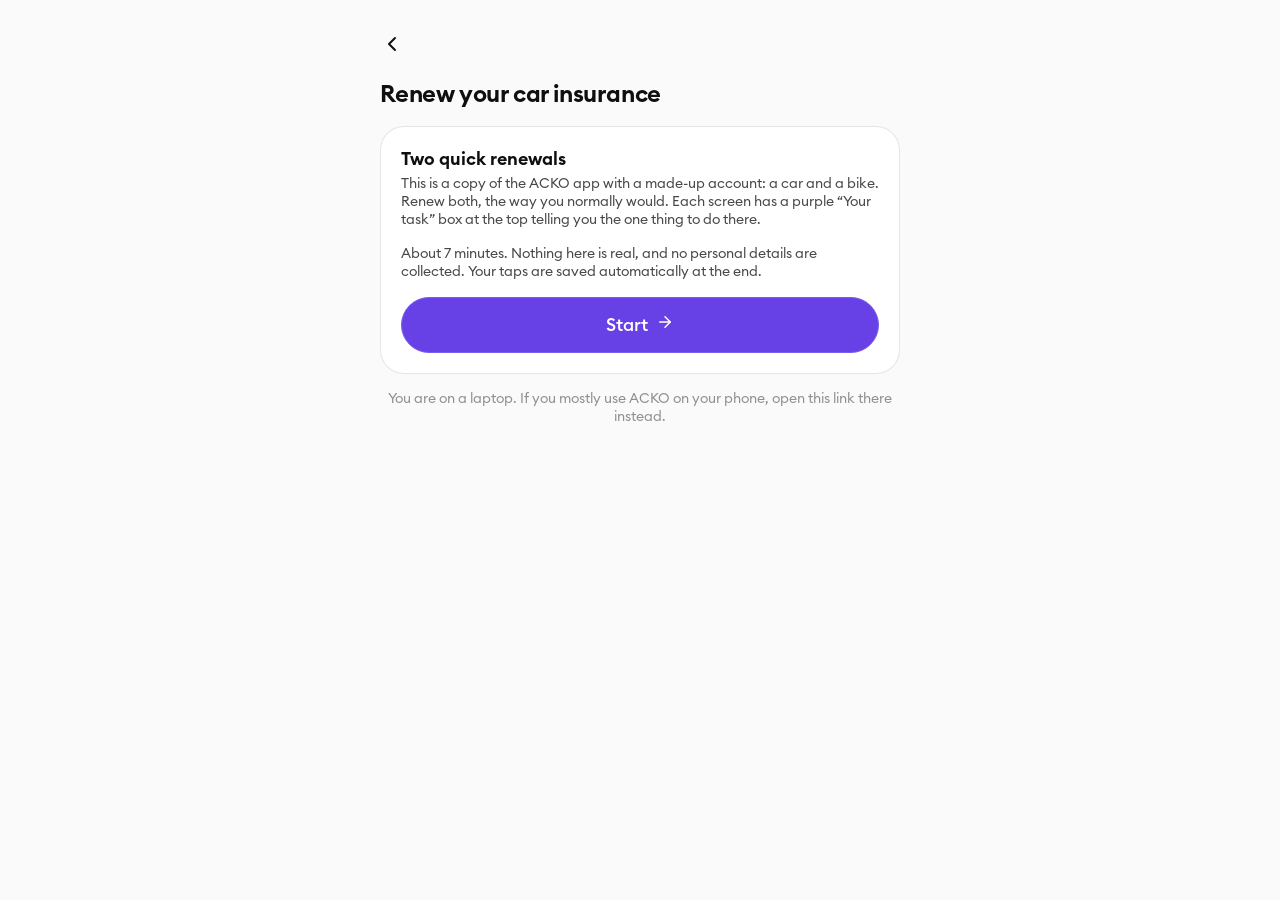
<file: index.html>
<!doctype html>
<html lang="en">
<head>
<meta charset="utf-8">
<meta name="viewport" content="width=device-width, initial-scale=1, maximum-scale=1, viewport-fit=cover">
<meta name="robots" content="noindex">
<title>ACKO app study</title>
<link rel="stylesheet" href="fonts.css">
<style>
  /* Umbrella DS 2.0 semantic tokens (light), taken from @acko/tokens theme.css.
     Single theme on purpose: every participant must see the identical stimulus. */
  :root {
    color-scheme: light;
    --textPrimary: #0f0f10;
    --textSecondary: #474649;
    --textTertiary: #8f8e92;
    --textDisabled: #cccbcd;
    --textBrand: #6841e6;
    --textLink: #2563eb;
    --textStaticLight: #ffffff;
    --brandPrimary: #6841e6;
    --brandHover: #5a1fd4;
    --brandHighlight: #795dee;
    --brandRing: #c1bdfc;
    --brandSubtle: #eae0fe;
    --surfaceBasePrimary: #fafafa;
    --surfaceFillDefault: #ffffff;
    --surfaceFillSubtle: #efeff0;
    --surfaceFillHover: rgba(0,0,0,0.05);
    --borderSoft: rgba(0,0,0,0.05);
    --borderMedium: rgba(0,0,0,0.1);
    --borderFocus: rgba(104,65,230,0.3);
    --statusSuccessSubtle: #dcfce7;
    --statusSuccessText: #15803d;
    --statusWarningSubtle: #ffe5cc;
    --statusWarningText: #b65c0c;
    --statusInfoSubtle: #eae0fe;
    --statusInfoText: #5a1fd4;
    --radiusSm: 4px; --radiusMd: 6px; --radiusLg: 8px; --radius2xl: 12px; --radius5xl: 24px; --radiusFull: 9999px;
    --easeOutCubic: cubic-bezier(0.33, 1, 0.68, 1);
    --font: 'Euclid Circular B', -apple-system, BlinkMacSystemFont, 'Segoe UI', Roboto, sans-serif;
    --page-w: 520px;
  }
  * { box-sizing: border-box; }
  html, body { height: 100%; }
  body { margin: 0; background: var(--surfaceBasePrimary); color: var(--textPrimary); font-family: var(--font); font-size: 16px; line-height: 22px; -webkit-font-smoothing: antialiased; }
  button, input { font: inherit; color: inherit; }
  button { cursor: pointer; -webkit-tap-highlight-color: transparent; }
  p, h1, h2, h3 { margin: 0; }
  :focus-visible { outline: 2px solid var(--borderFocus); outline-offset: 2px; }

  /* @acko/typography scales */
  .t-2xl { font-size: 24px; line-height: 30px; font-weight: 700; letter-spacing: -0.2px; text-wrap: balance; }
  .t-lg { font-size: 18px; line-height: 24px; }
  .t-base { font-size: 16px; line-height: 20px; }
  .t-sm { font-size: 14px; line-height: 18px; }
  .t-xs { font-size: 12px; line-height: 16px; }
  .bold { font-weight: 700; } .medium { font-weight: 500; }
  .sec { color: var(--textSecondary); } .ter { color: var(--textTertiary); } .brand { color: var(--textBrand); }
  .num { font-variant-numeric: tabular-nums; }

  /* page = the app's own main: px-20, py-24, max-w-520, off-white */
  .page { min-height: 100%; padding: 24px 20px calc(120px + env(safe-area-inset-bottom, 0px)); }
  .page.wide { --page-w: 1040px; }
  .col { width: 100%; max-width: var(--page-w); margin: 0 auto; display: flex; flex-direction: column; gap: 16px; }

  /* MobileHeader: back row, 16px, 2xl bold title, sm medium subtitle */
  .hdr { display: flex; flex-direction: column; gap: 16px; }
  .hdr .back { display: flex; align-items: center; min-height: 40px; }
  .hdr .back svg { width: 24px; height: 24px; color: var(--textPrimary); }
  .hdr .titles { display: flex; flex-direction: column; gap: 8px; }
  .hdr .sub { font-size: 14px; line-height: 18px; font-weight: 500; color: var(--textSecondary); }

  /* the step's instruction: a clear task card, in brand tint so it can't be missed */
  .goal { display: flex; flex-direction: column; gap: 4px; padding: 14px 16px; border-radius: var(--radius2xl); background: var(--brandSubtle); border-left: 4px solid var(--brandPrimary); }
  .goal .lbl { font-size: 11px; line-height: 16px; font-weight: 600; letter-spacing: .5px; text-transform: uppercase; color: var(--statusInfoText); }
  .goal .txt { font-size: 17px; line-height: 24px; font-weight: 500; color: var(--textPrimary); }

  /* @acko/card secondary: white, hairline, 24px radius */
  .card { background: var(--surfaceFillDefault); border: 1px solid var(--borderMedium); border-radius: var(--radius5xl); padding: 20px; display: flex; flex-direction: column; gap: 16px; }
  .card.sel { border-color: var(--brandPrimary); }

  /* @acko/badge solid purple sm */
  .badge { display: inline-flex; align-items: center; padding: 2px 10px; border-radius: var(--radiusFull); background: var(--brandSubtle); color: var(--statusInfoText); font-size: 12px; line-height: 18px; font-weight: 500; width: fit-content; }
  .badge.green { background: var(--statusSuccessSubtle); color: var(--statusSuccessText); }
  .badge.orange { background: var(--statusWarningSubtle); color: var(--statusWarningText); }
  .badge.grey { background: var(--surfaceFillSubtle); color: var(--textSecondary); }

  /* @acko/button */
  .btn { display: inline-flex; align-items: center; justify-content: center; gap: 8px; height: 56px; padding: 0 24px; border-radius: var(--radiusFull); border: 1px solid transparent; font-weight: 500; font-size: 18px; line-height: 24px; white-space: nowrap; transition: background .15s, transform .1s; }
  .btn.primary { background: var(--brandPrimary); color: var(--textStaticLight); border-color: var(--brandHighlight); }
  .btn.primary:hover { background: var(--brandHover); }
  .btn.primary:active { transform: scale(.97); }
  .btn.primary:disabled { background: var(--surfaceFillSubtle); color: var(--textDisabled); border-color: transparent; cursor: not-allowed; }
  .btn.secondary { background: var(--surfaceFillDefault); color: var(--brandPrimary); border-color: var(--brandPrimary); }
  .btn.ghost { background: transparent; color: var(--brandPrimary); }
  .btn.sm { height: 36px; padding: 0 16px; font-size: 14px; line-height: 18px; }
  .btn.md { height: 48px; padding: 0 16px; font-size: 16px; line-height: 22px; }
  .btn.full { width: 100%; }
  .btn svg { width: 18px; height: 18px; }
  .linkbtn { background: none; border: 0; padding: 0; color: var(--textLink); font-weight: 500; font-size: 14px; }

  /* floating action bar: white pill container with shadow, fixed to bottom */
  .fab { position: fixed; left: 0; right: 0; bottom: 0; padding: 0 12px calc(12px + env(safe-area-inset-bottom, 0px)); z-index: 10; pointer-events: none; }
  .fab .in { pointer-events: auto; max-width: var(--page-w); margin: 0 auto; background: var(--surfaceFillDefault); border-radius: 32px; padding: 16px; box-shadow: 0 16px 48px rgba(15,15,16,.10), 0 4px 12px rgba(15,15,16,.10); display: flex; align-items: center; justify-content: space-between; gap: 12px; }
  .fab .in.stack { flex-direction: column; align-items: stretch; gap: 8px; }
  .fab .hint { text-align: center; font-size: 14px; line-height: 18px; color: var(--textSecondary); }
  .fab .sum { display: flex; flex-direction: column; min-width: 0; }

  /* flat list rows (ListRow / acko-cb-row): 52px, hairline between, none after last */
  .list { display: flex; flex-direction: column; }
  .row { display: flex; align-items: center; gap: 12px; min-height: 52px; padding: 14px 0; border: 0; border-bottom: 1px solid var(--borderSoft); background: transparent; width: 100%; text-align: left; }
  .row:last-child { border-bottom: 0; }
  .row:active { background: var(--surfaceFillHover); }
  .row .body { flex: 1; min-width: 0; display: flex; flex-direction: column; gap: 2px; }
  .row .t { font-size: 16px; line-height: 20px; font-weight: 400; color: var(--textPrimary); }
  .row.sel .t, .row.on .t { font-weight: 500; }
  .row .s { font-size: 14px; line-height: 18px; color: var(--textSecondary); }
  .row .trail { flex: none; font-size: 16px; line-height: 20px; font-weight: 500; color: var(--textPrimary); }
  .row .trail.q { color: var(--textSecondary); font-weight: 400; font-size: 14px; }
  .row .chev { flex: none; width: 16px; height: 16px; color: var(--textSecondary); }
  .row .media { flex: none; width: 36px; height: 36px; border-radius: var(--radiusLg); display: grid; place-items: center; font-size: 11px; font-weight: 700; color: #fff; letter-spacing: .3px; }
  /* rows with a description: control and logo sit on the title line (DS rule), price stays centred */
  .row:has(.s) { align-items: flex-start; }
  .row:has(.s) .ctl, .row:has(.s) .media { margin-top: 0; }
  .row:has(.s) .ctl.sw-wrap { margin-top: -2px; }
  .row:has(.s) .trail { align-self: center; }
  .row.card-row { padding: 16px; border: 1px solid var(--borderMedium); border-radius: var(--radius5xl); background: var(--surfaceFillDefault); margin-bottom: 12px; }
  .row.card-row.sel { border-color: var(--brandPrimary); }
  .row.card-row:last-child { margin-bottom: 0; }

  /* controls, from @acko/css checkbox.css / radio.css / switch.css (md) */
  .ctl { flex: none; width: 20px; height: 20px; display: grid; place-items: center; position: relative; }
  .ctl::after { content: ""; position: absolute; inset: -14px; }
  .cb { width: 20px; height: 20px; border-radius: var(--radiusMd); background: var(--surfaceFillDefault); border: 2px solid var(--borderMedium); display: grid; place-items: center; color: #fff; transition: background 150ms, border-color 150ms; }
  .cb svg { width: 14px; height: 14px; opacity: 0; transform: scale(.3); transition: all 150ms var(--easeOutCubic); }
  .row.sel .cb, .cb.on, .cb.ind { background: linear-gradient(var(--brandPrimary), var(--brandPrimary)) padding-box, linear-gradient(180deg, var(--brandHighlight), var(--brandPrimary)) border-box; border-color: transparent; }
  .row.sel .cb svg, .cb.on svg { opacity: 1; transform: scale(1); }
  .cb.ind::before { content: ""; width: 10px; height: 2px; background: #fff; border-radius: 1px; position: absolute; }
  .rd { width: 20px; height: 20px; border-radius: 50%; background: var(--surfaceFillDefault); border: 2px solid var(--borderMedium); display: grid; place-items: center; transition: background 150ms, border-color 150ms; }
  .rd::after { content: ""; width: 8px; height: 8px; border-radius: 50%; background: #fff; opacity: 0; transform: scale(.4); transition: all 150ms var(--easeOutCubic); }
  .row.sel .rd { background: linear-gradient(var(--brandPrimary), var(--brandPrimary)) padding-box, linear-gradient(180deg, var(--brandHighlight), var(--brandPrimary)) border-box; border-color: transparent; }
  .row.sel .rd::after { opacity: 1; transform: scale(1); }
  .sw { width: 44px; height: 24px; border-radius: var(--radiusFull); background: var(--surfaceFillSubtle); position: relative; transition: background 200ms; flex: none; }
  .sw::after { content: ""; position: absolute; top: 2px; left: 2px; width: 20px; height: 20px; border-radius: 50%; background: #fff; box-shadow: 0 1px 2px rgba(0,0,0,.12); transition: transform 300ms cubic-bezier(.34,1.56,.64,1); }
  .sw.on { background: var(--brandPrimary); }
  .sw.on::after { transform: translateX(20px); }
  .ctl.sw-wrap { width: 44px; height: 24px; }
  .ctl.enter { animation: slidein .2s ease-out; }
  @keyframes slidein { from { opacity: 0; transform: translateX(-8px); } to { opacity: 1; transform: none; } }
  .lead-T .ctl.enter { animation-name: slidein-r; }
  @keyframes slidein-r { from { opacity: 0; transform: translateX(8px); } to { opacity: 1; transform: none; } }

  /* @acko/text-input md */
  .search { display: flex; align-items: center; gap: 8px; padding: 0 14px; height: 48px; border: 1px solid var(--borderMedium); border-radius: var(--radius2xl); background: var(--surfaceFillDefault); }
  .search input { flex: 1; border: 0; background: transparent; outline: 0; min-width: 0; font-size: 16px; }
  .search svg { width: 18px; height: 18px; color: var(--textSecondary); flex: none; }
  .selall { position: sticky; top: 0; z-index: 2; background: var(--surfaceBasePrimary); }
  .selall .t { color: var(--textSecondary); font-weight: 500; font-size: 14px; }
  .scroll { max-height: 440px; overflow: auto; }

  /* inline note inside a screen (IDV-card style) */
  .note { display: flex; align-items: center; justify-content: space-between; gap: 12px; background: var(--surfaceFillDefault); border: 1px solid var(--borderMedium); border-radius: var(--radius5xl); padding: 16px 20px; }
  .tip { padding: 12px 16px; border-radius: var(--radius2xl); font-size: 14px; line-height: 18px; }
  .tip.info { background: var(--statusInfoSubtle); color: var(--statusInfoText); }
  .tip.good { background: var(--statusSuccessSubtle); color: var(--statusSuccessText); }
  .tip.warn { background: var(--statusWarningSubtle); color: var(--statusWarningText); }
  .success { display: flex; flex-direction: column; align-items: center; gap: 8px; text-align: center; padding: 8px 0 4px; }
  .success .tick { width: 56px; height: 56px; border-radius: 50%; background: var(--statusSuccessSubtle); color: var(--statusSuccessText); display: grid; place-items: center; }
  .success .tick svg { width: 28px; height: 28px; }
  .toast { position: fixed; left: 50%; bottom: calc(120px + env(safe-area-inset-bottom, 0px)); transform: translateX(-50%); background: var(--textPrimary); color: #fff; padding: 10px 16px; border-radius: var(--radiusFull); font-size: 14px; z-index: 20; opacity: 0; transition: opacity .2s; pointer-events: none; white-space: nowrap; }
  .toast.on { opacity: 1; }
  .code { font-family: ui-monospace, SFMono-Regular, Menlo, monospace; font-size: 12px; line-height: 18px; background: var(--surfaceFillSubtle); border-radius: var(--radius2xl); padding: 12px; word-break: break-all; user-select: all; max-height: 140px; overflow: auto; }
  textarea { width: 100%; min-height: 140px; font: 12px/18px ui-monospace, SFMono-Regular, Menlo, monospace; border: 1px solid var(--borderMedium); border-radius: var(--radius2xl); padding: 12px; resize: vertical; background: var(--surfaceFillDefault); }

  /* @acko/table */
  .tbl-wrap { overflow-x: auto; background: var(--surfaceFillDefault); border: 1px solid var(--borderMedium); border-radius: var(--radius5xl); }
  table.tbl { width: 100%; border-collapse: collapse; font-size: 14px; line-height: 18px; }
  .tbl th, .tbl td { padding: 14px 16px; text-align: left; border-bottom: 1px solid var(--borderSoft); white-space: nowrap; }
  .tbl tbody tr:last-child td { border-bottom: 0; }
  .tbl th { font-weight: 500; color: var(--textSecondary); font-size: 13px; }
  .tbl td.c, .tbl th.c { width: 52px; text-align: center; }
  .tbl tr.sel td { background: var(--statusInfoSubtle); }
  .tbl tbody tr:hover td { background: var(--surfaceFillHover); }
  .tbl .ctl { margin: 0 auto; }
  .tbl td.num, .tbl th.num { text-align: right; }
  .tbl td.l { font-weight: 500; }

  /* preference pair: two secondary cards */
  .pair { display: grid; grid-template-columns: 1fr; gap: 12px; }
  @media (min-width: 640px) { .pair { grid-template-columns: 1fr 1fr; } }
  .pair .side { border: 1px solid var(--borderMedium); border-radius: var(--radius5xl); padding: 16px 20px; background: var(--surfaceFillDefault); cursor: pointer; display: flex; flex-direction: column; gap: 4px; transition: border-color .15s; }
  .pair .side:hover { border-color: var(--brandRing); }
  .pair .side .list { pointer-events: none; }
  .pair .side.sel { border-color: var(--brandPrimary); }
  .pair .side.sel .rd { background: linear-gradient(var(--brandPrimary), var(--brandPrimary)) padding-box, linear-gradient(180deg, var(--brandHighlight), var(--brandPrimary)) border-box; border-color: transparent; }
  .pair .side.sel .rd::after { opacity: 1; transform: scale(1); }
  .side-head { display: flex; align-items: center; gap: 12px; padding-bottom: 8px; border-bottom: 1px solid var(--borderSoft); margin-bottom: 4px; }

  /* results */
  .res-table { width: 100%; border-collapse: collapse; font-size: 14px; line-height: 18px; }
  .res-table th, .res-table td { padding: 8px 10px; border-bottom: 1px solid var(--borderSoft); text-align: left; vertical-align: top; }
  .res-table th { font-weight: 500; color: var(--textSecondary); font-size: 13px; }
  .res-table td.num, .res-table th.num { text-align: right; font-variant-numeric: tabular-nums; white-space: nowrap; }
  .res-table tr.hl td { background: var(--statusInfoSubtle); }
  .res-table .l { color: var(--textBrand); font-weight: 500; }
  .kv { display: grid; grid-template-columns: auto 1fr; gap: 4px 16px; }
  @media (prefers-reduced-motion: reduce) { * { animation: none !important; transition: none !important; } }
</style>
</head>
<body>

<div id="app"></div>
<div class="toast" id="toast"></div>

<script>
(function () {
  'use strict';
  const $app = document.getElementById('app');
  // Google Sheet collection: the Apps Script web-app URL (see Code.gs). Empty = code-only.
  const SHEET_ENDPOINT = 'https://script.google.com/macros/s/AKfycbyHSYQu8U0QvyDQbcjcoyFqK4iDlcaaY8O97lgZTR-0v52003r4vFK64tOeVOxbwoyUJg/exec';
  const KEY = 'lp-study-v5';
  const RKEY = 'lp-results-v5';

  /* ---------- helpers ---------- */
  const h = (tag, attrs, ...kids) => {
    const el = document.createElement(tag);
    if (attrs) for (const k in attrs) {
      const v = attrs[k];
      if (k === 'class') el.className = v;
      else if (k === 'html') el.innerHTML = v;
      else if (k.startsWith('on')) el.addEventListener(k.slice(2), v);
      else if (v !== null && v !== undefined && v !== false) el.setAttribute(k, v === true ? '' : v);
    }
    for (const kid of kids.flat(Infinity)) {
      if (kid === null || kid === undefined || kid === false) continue;
      el.append(kid.nodeType ? kid : document.createTextNode(String(kid)));
    }
    return el;
  };
  const rc = (el, ...kids) => el.replaceChildren(...kids.flat(Infinity).filter(k => k !== null && k !== undefined && k !== false));
  const ICON_CHECK = '<svg viewBox="0 0 16 16" fill="none" stroke="currentColor" stroke-width="2.4" stroke-linecap="round" stroke-linejoin="round"><path d="M3 8.5l3 3 7-7"/></svg>';
  const ICON_CHEV = '<svg viewBox="0 0 24 24" fill="none" stroke="currentColor" stroke-width="2" stroke-linecap="round" stroke-linejoin="round"><path d="M9 6l6 6-6 6"/></svg>';
  const ICON_BACK = '<svg viewBox="0 0 24 24" fill="none" stroke="currentColor" stroke-width="2" stroke-linecap="round" stroke-linejoin="round"><path d="M15 18l-6-6 6-6"/></svg>';
  const ICON_ARROW = '<svg viewBox="0 0 24 24" fill="none" stroke="currentColor" stroke-width="2" stroke-linecap="round" stroke-linejoin="round"><path d="M5 12h14"/><path d="m12 5 7 7-7 7"/></svg>';
  const ICON_SEARCH = '<svg viewBox="0 0 20 20" fill="none" stroke="currentColor" stroke-width="1.8" stroke-linecap="round"><circle cx="9" cy="9" r="5.5"/><path d="M13.5 13.5L17 17"/></svg>';
  const ICON_TICK = '<svg viewBox="0 0 24 24" fill="none" stroke="currentColor" stroke-width="2.4" stroke-linecap="round" stroke-linejoin="round"><path d="M5 12.5l4.5 4.5L19 7.5"/></svg>';
  const now = () => performance.now();
  const median = a => { if (!a.length) return null; const s = [...a].sort((x, y) => x - y); const m = s.length >> 1; return s.length % 2 ? s[m] : (s[m - 1] + s[m]) / 2; };
  const mean = a => a.length ? a.reduce((x, y) => x + y, 0) / a.length : null;
  const pct = (n, d) => d ? Math.round(100 * n / d) + '%' : '–';
  const fmtS = ms => ms == null ? '–' : (ms / 1000).toFixed(1) + ' s';
  const f1 = v => v == null ? '–' : v.toFixed(1);
  const shuffle = a => { const b = [...a]; for (let i = b.length - 1; i > 0; i--) { const j = Math.floor(Math.random() * (i + 1)); [b[i], b[j]] = [b[j], b[i]]; } return b; };
  const setEq = (a, b) => a.length === b.length && a.every(x => b.includes(x));
  let toastT;
  const toast = msg => { const t = document.getElementById('toast'); t.textContent = msg; t.classList.add('on'); clearTimeout(toastT); toastT = setTimeout(() => t.classList.remove('on'), 1600); };
  const load = k => { try { return JSON.parse(localStorage.getItem(k) || 'null'); } catch (e) { return null; } };
  const save = (k, v) => { try { localStorage.setItem(k, JSON.stringify(v)); } catch (e) {} };
  const encode = obj => 'LP5-' + btoa(unescape(encodeURIComponent(JSON.stringify(obj)))).replace(/=+$/, '');
  const decode = str => { const s = str.trim().replace(/^LP5-/, ''); return JSON.parse(decodeURIComponent(escape(atob(s)))); };
  // forgiving search: each typed word must be close to some word in the row (prefix, or within 2 edits)
  const lev = (a, b) => { const m = a.length, n = b.length; if (!m) return n; if (!n) return m; let prev = Array.from({ length: n + 1 }, (_, i) => i); for (let i = 1; i <= m; i++) { const cur = [i]; for (let j = 1; j <= n; j++) cur[j] = Math.min(prev[j] + 1, cur[j - 1] + 1, prev[j - 1] + (a[i - 1] === b[j - 1] ? 0 : 1)); prev = cur; } return prev[n]; };
  const norm = s => s.toLowerCase().replace(/[^a-z0-9 ]/g, ' ').split(/\s+/).filter(Boolean);
  const fuzzyMatch = (q, text) => { const words = norm(text); if (words.join('').includes(norm(q).join(''))) return true; return norm(q).every(w => words.some(t => t.startsWith(w) || lev(w, t) <= (w.length > 4 ? 2 : 1))); };
  const isDesktop = () => window.matchMedia('(min-width: 768px)').matches;

  /* ---------- state ----------
     Two consistent journeys per person. order 'LT' = journey 1 all leading, journey 2 all trailing; 'TL' the reverse.
     Assigned at random, so half the people see each order. */
  let S = load(KEY);
  const fresh = () => ({
    pid: Math.random().toString(36).slice(2, 8).toUpperCase(),
    order: Math.random() < 0.5 ? 'LT' : 'TL',
    device: isDesktop() ? 'desktop' : 'mobile',
    env: { vw: window.innerWidth, vh: window.innerHeight, touch: window.matchMedia('(pointer: coarse)').matches ? 1 : 0,
      os: /iPhone|iPad/.test(navigator.userAgent) ? 'ios' : /Android/.test(navigator.userAgent) ? 'android' : /Mac/.test(navigator.userAgent) ? 'mac' : /Win/.test(navigator.userAgent) ? 'win' : 'other' },
    tasks: {}, prefs: {}, step: 0, started: new Date().toISOString()
  });
  if (!S || !S.pid || !S.order) S = fresh();
  const persist = () => save(KEY, S);
  const variantFor = j => S.order[j - 1];
  const SCREENS = ['usage', 'drivers', 'addons', 'review', 'pay', 'notif', 'docs', 'garages'];
  const screensFor = () => S.device === 'desktop' ? SCREENS.concat('table') : SCREENS;
  const STEPS = () => ['welcome', ...screensFor().map(k => 'j1:' + k), 'between', ...screensFor().map(k => 'j2:' + k), 'pref', 'done'];

  /* ---------- content: journey 1 = car renewal, journey 2 = bike renewal; same screens, different answers ---------- */
  const BANKS = {
    'hdfc-dc': { t: 'HDFC Bank debit card', s: '•••• 9082', m: 'HDFC', c: '#1F3A93' },
    'icici-cc': { t: 'ICICI Bank credit card', s: '•••• 2210', m: 'ICICI', c: '#B02A30' },
    'hdfc-cc': { t: 'HDFC Bank credit card', s: '•••• 4471', m: 'HDFC', c: '#1F3A93' },
    'sbi-dc': { t: 'SBI debit card', s: '•••• 5536', m: 'SBI', c: '#22409A' },
    'upi': { t: 'UPI', s: 'rahul@okhdfcbank', m: 'UPI', c: '#0F9D58' },
    'nb': { t: 'Net banking', s: 'All major banks', m: 'NB', c: '#5B6470' },
    'axis-cc': { t: 'Axis Bank credit card', s: '•••• 7719', m: 'AXIS', c: '#97144D' }
  };
  const AREAS_A = ['HSR Layout', 'Koramangala', 'Indiranagar', 'Whitefield', 'Marathahalli', 'BTM Layout', 'Jayanagar', 'JP Nagar', 'Bellandur', 'Hebbal'];
  const AREAS_B = ['Koramangala', 'HSR Layout', 'Indiranagar', 'Whitefield', 'Yelahanka', 'BTM Layout', 'Jayanagar', 'Malleshwaram', 'Bellandur', 'Hebbal'];
  const GN_A = ['Sri Sai Motors', 'Auto Care Hub', 'Speedwell Garage', 'Bosch Car Service', 'Perfect Auto Works', 'Royal Motors', 'Om Auto Garage', 'Carnation Auto', 'Star Motors', 'City Auto Clinic', 'Prime Car Care', 'Wheels & Deals', 'Metro Auto Works', 'Precision Motors', 'Green Lane Garage', 'Highway Auto', 'Sunrise Motors', 'Elite Car Spa', 'Apex Auto Service', 'Lakshmi Motors', 'Fast Track Garage', 'Silver Line Auto', 'Nandi Motors', 'Trident Car Care', 'Vishnu Auto Works', 'Unity Motors', 'Brigade Auto Hub', 'Classic Car Care', 'Ganesh Garage', 'Tech Auto Works', 'Reliance Motors', 'Bharath Auto', 'Dhruva Car Care', 'Shakti Motors', 'Pioneer Garage', 'Skyline Auto', 'Balaji Motors', 'Ace Car Service', 'Modern Auto Works', 'Zen Garage'];
  const GN_B = ['Honda Wing World', 'Two Wheeler Point', 'Scooter Clinic', 'Rider’s Garage', 'Max Bike Care', 'Sai Two Wheelers', 'Speed Bike Works', 'Moto Hub', 'Gear Up Service', 'City Bike Care', 'Prime Moto Works', 'Throttle Garage', 'Metro Bike Service', 'Precision Moto', 'Green Ride Garage', 'Highway Moto', 'Sunrise Bikes', 'Elite Scooter Spa', 'Apex Moto Service', 'Lakshmi Bikes', 'Fast Lane Moto', 'Silver Wheel Bikes', 'Nandi Two Wheelers', 'Trident Moto Care', 'Vishnu Bike Works', 'Unity Moto', 'Brigade Bike Hub', 'Classic Scooter Care', 'Ganesh Moto', 'Tech Bike Works', 'Reliance Moto', 'Bharath Bikes', 'Dhruva Moto Care', 'Shakti Bikes', 'Pioneer Moto Garage', 'Skyline Bikes', 'Balaji Moto', 'Ace Scooter Service', 'Modern Bike Works', 'Zen Moto'];
  const mkGarages = (names, areas, hot) => names.map((n, i) => ({ id: 'g' + i, t: n, area: i % 7 === 2 ? hot : areas.filter(a => a !== hot)[i % 9], km: (1 + (i * 7) % 19) + '.' + (i % 9) + ' km' }));
  const J = {
    1: {
      name: 'car', vehicle: 'Baleno', plate: 'KA 05 MN 4471', title: 'Renew your car insurance',
      intro: 'Your Maruti Baleno’s policy is due. Renew it the way you normally would. Each screen tells you one small thing to do, right under its title.',
      usage: { title: "Select your car's fuel type", goal: 'Your Baleno runs on petrol.', options: ['Petrol', 'Diesel', 'CNG', 'Electric'], target: 'Petrol' },
      drivers: { title: 'Who drives this car?', goal: 'You and your spouse both drive it.', options: ['Me', 'My spouse', 'My parent', 'A hired driver', 'Friends or relatives'], target: ['Me', 'My spouse'] },
      addons: { items: [
        { id: 'zd', t: 'Zero depreciation', s: 'Full claim on parts, no depreciation cut', p: '₹1,240' },
        { id: 'ep', t: 'Engine protect', s: 'Engine damage from water or oil leaks', p: '₹860' },
        { id: 'rsa', t: 'Roadside assistance', s: 'Towing, flat tyre and battery help, 24×7', p: '₹199' },
        { id: 'con', t: 'Consumables', s: 'Oil, nuts, bolts and other consumables', p: '₹420' },
        { id: 'ncb', t: 'NCB protect', s: 'Keep your no-claim bonus after one claim', p: '₹650' },
        { id: 'key', t: 'Key replacement', s: 'Lost or stolen keys replaced', p: '₹150' }],
        banner: 'Last year you had Zero depreciation and Roadside assistance.', target: ['zd', 'rsa'] },
      review: { asked: 'Zero depreciation, Engine protect and Roadside assistance', pre: ['zd', 'key', 'rsa'], target: ['zd', 'ep', 'rsa'] },
      pay: { list: ['hdfc-dc', 'icici-cc', 'hdfc-cc', 'sbi-dc', 'upi', 'nb'], banner: '5% cashback on HDFC Bank credit cards this week.', target: 'hdfc-cc', amount: '₹10,379', goal: 'Pay with the card that gives you the cashback.' },
      notif: { success: 'Your Baleno is covered till 12 Oct 2027. Policy PDF is on its way to your email.', goal: 'You just renewed, so stop the renewal reminders. Leave the rest as they are.', items: [
        { id: 'claim', t: 'Claim updates', s: 'Status changes on your claims', on: true },
        { id: 'renew', t: 'Renewal reminders', s: '30, 7 and 1 day before expiry', on: true },
        { id: 'offers', t: 'Offers and discounts', s: 'Never more than twice a month', on: false },
        { id: 'pay', t: 'Payment receipts', s: 'Every successful payment', on: true },
        { id: 'tips', t: 'Safety tips', s: 'Monthly driving and health tips', on: false }], target: 'renew' },
      docs: { goal: 'Download the documents for your car, bike and health policies in one go.', action: 'Download', target: ['car', 'bike', 'health'], hint: 'Sent as one PDF', policies: [
        { id: 'car', t: 'Car · Maruti Baleno', s: 'KA 05 MN 4471 · Renewed today' },
        { id: 'bike', t: 'Bike · Honda Activa', s: 'KA 03 HG 2210 · Renews 4 Jan 2027' },
        { id: 'health', t: 'Health · Family floater', s: '4 members · Renews 28 Feb 2027' },
        { id: 'travel', t: 'Travel · Singapore', s: '5 days · Expired 20 Aug 2026' },
        { id: 'term', t: 'Term life · ₹1 crore', s: 'Renews 15 Mar 2027' }] },
      garages: { title: 'Preferred garages', goal: 'Add all the garages in HSR Layout to your preferred list. There are 6.', list: mkGarages(GN_A, AREAS_A, 'HSR Layout'), hot: 'HSR Layout' },
      table: { goal: 'Export the policies that renew in October 2026.', rows: [
        { id: 'p1', t: 'ACKO-CAR-44712', type: 'Car', prem: '₹8,940', ren: '12 Oct 2026', st: 'Active' },
        { id: 'p2', t: 'ACKO-HLT-90214', type: 'Health', prem: '₹21,300', ren: '28 Feb 2027', st: 'Active' },
        { id: 'p3', t: 'ACKO-BKE-22105', type: 'Bike', prem: '₹1,260', ren: '4 Oct 2026', st: 'Active' },
        { id: 'p4', t: 'ACKO-TRV-55361', type: 'Travel', prem: '₹1,840', ren: '20 Aug 2026', st: 'Expired' },
        { id: 'p5', t: 'ACKO-CAR-10933', type: 'Car', prem: '₹11,200', ren: '15 Mar 2027', st: 'Active' },
        { id: 'p6', t: 'ACKO-HLT-31877', type: 'Health', prem: '₹9,650', ren: '27 Oct 2026', st: 'Active' },
        { id: 'p7', t: 'ACKO-BKE-78402', type: 'Bike', prem: '₹980', ren: '9 Dec 2026', st: 'Active' },
        { id: 'p8', t: 'ACKO-TRM-64019', type: 'Term life', prem: '₹14,500', ren: '1 Jan 2027', st: 'Active' }], target: ['p1', 'p3', 'p6'] }
    },
    2: {
      name: 'bike', vehicle: 'Activa', plate: 'KA 03 HG 2210', title: 'Renew your bike insurance',
      intro: 'Now your Honda Activa. Same idea: the purple box on each screen tells you the one thing to do.',
      usage: { title: 'How is your Activa used?', goal: 'You ride it to work every day.', options: ['Daily commute', 'Weekends only', 'Delivery work', 'Rarely'], target: 'Daily commute' },
      drivers: { title: 'Who rides this bike?', goal: 'You and your son both ride it.', options: ['Me', 'My spouse', 'My son or daughter', 'A delivery rider', 'Friends or relatives'], target: ['Me', 'My son or daughter'] },
      addons: { items: [
        { id: 'zd', t: 'Zero depreciation', s: 'Full claim on parts, no depreciation cut', p: '₹310' },
        { id: 'ep', t: 'Engine protect', s: 'Engine damage from water or oil leaks', p: '₹160' },
        { id: 'rsa', t: 'Roadside assistance', s: 'Towing and puncture help, 24×7', p: '₹99' },
        { id: 'con', t: 'Consumables', s: 'Oil, nuts, bolts and other consumables', p: '₹120' },
        { id: 'ncb', t: 'NCB protect', s: 'Keep your no-claim bonus after one claim', p: '₹140' },
        { id: 'hel', t: 'Helmet cover', s: 'Helmet replaced after an accident', p: '₹60' }],
        banner: 'Last year you had Engine protect and NCB protect.', target: ['ep', 'ncb'] },
      review: { asked: 'Zero depreciation, Consumables and Roadside assistance', pre: ['zd', 'hel', 'rsa'], target: ['zd', 'con', 'rsa'] },
      pay: { list: ['sbi-dc', 'hdfc-cc', 'axis-cc', 'icici-cc', 'upi', 'nb'], banner: 'Flat ₹100 off with ICICI Bank credit cards today.', target: 'icici-cc', amount: '₹1,486', goal: 'Pay with the card that gives you the discount.' },
      notif: { success: 'Your Activa is covered till 4 Jan 2028. Policy PDF is on its way to your email.', goal: 'Your service is done, so stop the service reminders. Leave the rest as they are.', items: [
        { id: 'claim', t: 'Claim updates', s: 'Status changes on your claims', on: true },
        { id: 'service', t: 'Service reminders', s: 'Before every scheduled service', on: true },
        { id: 'renew', t: 'Renewal reminders', s: '30, 7 and 1 day before expiry', on: true },
        { id: 'offers', t: 'Offers and discounts', s: 'Never more than twice a month', on: false },
        { id: 'tips', t: 'Riding tips', s: 'Monthly safety tips', on: false }], target: 'service' },
      docs: { goal: 'Share the documents for your bike, travel and term life policies in one go.', action: 'Share', target: ['bike', 'travel', 'term'], hint: 'Shared as one link', policies: [
        { id: 'car', t: 'Car · Maruti Baleno', s: 'KA 05 MN 4471 · Renews 12 Oct 2027' },
        { id: 'bike', t: 'Bike · Honda Activa', s: 'KA 03 HG 2210 · Renewed today' },
        { id: 'health', t: 'Health · Family floater', s: '4 members · Renews 28 Feb 2027' },
        { id: 'travel', t: 'Travel · Singapore', s: '5 days · Expired 20 Aug 2026' },
        { id: 'term', t: 'Term life · ₹1 crore', s: 'Renews 15 Mar 2027' }] },
      garages: { title: 'Preferred service centres', goal: 'Add all the service centres in Koramangala to your preferred list. There are 6.', list: mkGarages(GN_B, AREAS_B, 'Koramangala'), hot: 'Koramangala' },
      table: { goal: 'Export the policies that renew in January 2027.', rows: [
        { id: 'p1', t: 'ACKO-BKE-22105', type: 'Bike', prem: '₹1,260', ren: '4 Jan 2027', st: 'Active' },
        { id: 'p2', t: 'ACKO-HLT-90214', type: 'Health', prem: '₹21,300', ren: '28 Feb 2027', st: 'Active' },
        { id: 'p3', t: 'ACKO-CAR-44712', type: 'Car', prem: '₹8,940', ren: '12 Oct 2027', st: 'Active' },
        { id: 'p4', t: 'ACKO-TRM-64019', type: 'Term life', prem: '₹14,500', ren: '1 Jan 2027', st: 'Active' },
        { id: 'p5', t: 'ACKO-TRV-55361', type: 'Travel', prem: '₹1,840', ren: '20 Aug 2026', st: 'Expired' },
        { id: 'p6', t: 'ACKO-CAR-10933', type: 'Car', prem: '₹11,200', ren: '15 Mar 2027', st: 'Active' },
        { id: 'p7', t: 'ACKO-HLT-31877', type: 'Health', prem: '₹9,650', ren: '19 Jan 2027', st: 'Active' },
        { id: 'p8', t: 'ACKO-BKE-78402', type: 'Bike', prem: '₹980', ren: '9 Dec 2026', st: 'Active' }], target: ['p1', 'p4', 'p7'] }
    }
  };

  /* ---------- DS pieces ---------- */
  function ctl(kind, state) {
    if (kind === 'switch') return h('span', { class: 'ctl sw-wrap' }, h('span', { class: 'sw' + (state ? ' on' : '') }));
    if (kind === 'radio') return h('span', { class: 'ctl' }, h('span', { class: 'rd' }));
    return h('span', { class: 'ctl' }, h('span', { class: 'cb' + (state === 'ind' ? ' ind' : ''), html: ICON_CHECK }));
  }
  function row(o) {
    const kids = [];
    const c = o.control ? ctl(o.control, o.on) : null;
    if (c && o.enter) c.classList.add('enter');
    if (c && o.variant === 'L') kids.push(c);
    if (o.media) kids.push(o.media);
    kids.push(h('span', { class: 'body' }, h('span', { class: 't' }, o.t), o.s ? h('span', { class: 's' }, o.s) : null));
    if (o.trail) kids.push(h('span', { class: 'trail' + (o.trailQuiet ? ' q' : '') }, o.trail));
    if (c && o.variant === 'T') kids.push(c);
    if (o.chev) kids.push(h('span', { class: 'chev', html: ICON_CHEV }));
    return h('button', { class: 'row' + (o.sel ? ' sel' : '') + (o.on ? ' on' : ''), type: 'button', 'data-id': o.id, 'aria-pressed': o.control && o.control !== 'switch' ? String(!!o.sel) : null }, kids);
  }
  const logo = p => h('span', { class: 'media', style: 'background:' + p.c }, p.m);
  const tapTarget = ev => ev.target.closest('.ctl') ? 'control' : ev.target.closest('.trail') ? 'trailing' : ev.target.closest('.media') ? 'media' : 'row';
  const goalCard = text => h('div', { class: 'goal', role: 'note' }, h('span', { class: 'lbl' }, 'Your task'), h('p', { class: 'txt' }, text));
  const hdr = (title, sub) => h('header', { class: 'hdr' }, h('div', { class: 'back', html: ICON_BACK }), h('div', { class: 'titles' }, h('h1', { class: 't-2xl' }, title), sub ? goalCard(sub) : null));
  const fab = kids => h('div', { class: 'fab' }, h('div', { class: 'in' }, kids));
  const primary = (label, onclick, opts) => h('button', { class: 'btn primary' + (opts && opts.full ? ' full' : '') + (opts && opts.md ? ' md' : ''), disabled: !!(opts && opts.disabled), onclick }, label, opts && opts.arrow !== false ? h('span', { html: ICON_ARROW }) : null);

  /* ---------- implicit measures ---------- */
  function newRun(j, k) { return { j, k, v: variantFor(j), t0: now(), tf: null, last: null, taps: 0, wrong: 0, undo: 0, dead: 0, ft: null, scr: 0, seen: {}, extra: {} }; }
  function tap(run, target, wrong, id) {
    const t = now();
    if (run.tf == null) run.tf = Math.round(t - run.t0);
    run.last = t; run.taps++;
    if (!run.ft) run.ft = target;
    if (wrong) run.wrong++;
    if (id != null) { if (run.seen[id]) run.undo++; run.seen[id] = 1; }
  }
  function finishRun(run, ok) {
    const t = now();
    S.tasks['j' + run.j + ':' + run.k] = { j: run.j, k: run.k, v: run.v, ok: ok ? 1 : 0, t: Math.round(t - run.t0), tf: run.tf, taps: run.taps, wrong: run.wrong, undo: run.undo, dead: run.dead, ft: run.ft || 'none', gap: run.last ? Math.round(t - run.last) : null, scr: run.scr, ...run.extra };
    persist();
  }

  /* ---------- chrome ---------- */
  function page(content, opts) {
    rc($app, h('main', { class: 'page' + (opts && opts.wide ? ' wide' : '') }, h('div', { class: 'col' }, content)));
    window.scrollTo(0, 0);
  }
  function go(step) { S.step = step; persist(); render(); }
  const next = () => go(S.step + 1);
  function task(j, k, build) {
    const run = newRun(j, k);
    const finish = ok => { finishRun(run, ok); next(); };
    page(build(J[j], run, finish));
    const main = $app.firstChild;
    main.addEventListener('click', ev => { if (!ev.target.closest('.row, .btn, .ctl, input, th, .linkbtn')) run.dead++; });
    main.addEventListener('scroll', () => run.scr++, true);
  }

  /* ---------- screens ---------- */
  function welcome() {
    page([
      hdr(J[1].title, null),
      h('div', { class: 'card' },
        h('div', null, h('h3', { class: 't-lg bold' }, 'Two quick renewals'), h('p', { class: 't-sm sec', style: 'margin-top:4px' }, 'This is a copy of the ACKO app with a made-up account: a car and a bike. Renew both, the way you normally would. Each screen has a purple \u201cYour task\u201d box at the top telling you the one thing to do there.')),
        h('p', { class: 't-sm sec' }, 'About 7 minutes. Nothing here is real, and no personal details are collected. Your taps are saved automatically at the end.'),
        primary('Start', () => next(), { full: true })),
      h('p', { class: 't-sm ter', style: 'text-align:center' }, S.device === 'desktop' ? 'You are on a laptop. If you mostly use ACKO on your phone, open this link there instead.' : 'Do this once, on the phone you normally use.')
    ]);
  }
  function between() {
    page([
      h('div', { class: 'card' }, h('div', { class: 'success' }, h('span', { class: 'tick', html: ICON_TICK }), h('h1', { class: 't-2xl' }, 'Car done'), h('p', { class: 't-sm sec' }, J[2].intro)),
        primary('Renew the bike', () => next(), { full: true }))
    ]);
  }

  const usage = j => task(j, 'usage', (C, run, finish) => {
    let sel = null, first = null; const c = C.usage;
    const list = h('div', { class: 'list lead-' + run.v });
    const btn = primary('Continue', () => { run.extra.firstOk = first === c.target ? 1 : 0; finish(sel === c.target); }, { disabled: true });
    const draw = () => {
      rc(list, c.options.map(o => row({ id: o, t: o, control: 'radio', variant: run.v, sel: sel === o })));
      list.querySelectorAll('.row').forEach(r => r.addEventListener('click', ev => { const id = r.dataset.id; if (first == null) first = id; tap(run, tapTarget(ev), id !== c.target, id); sel = id; btn.disabled = false; draw(); }));
    };
    draw();
    return [hdr(c.title, c.goal), list, fab([h('span', { class: 'hint', style: 'flex:1;text-align:left' }, 'Pick one to continue'), btn])];
  });

  const drivers = j => task(j, 'drivers', (C, run, finish) => {
    const sel = new Set(); const c = C.drivers;
    const list = h('div', { class: 'list lead-' + run.v }); const count = h('span', { class: 't-sm sec' });
    const draw = () => {
      rc(list, c.options.map(o => row({ id: o, t: o, control: 'check', variant: run.v, sel: sel.has(o) })));
      list.querySelectorAll('.row').forEach(r => r.addEventListener('click', ev => { const id = r.dataset.id; const on = !sel.has(id); on ? sel.add(id) : sel.delete(id); tap(run, tapTarget(ev), !(on && c.target.includes(id)), id); draw(); }));
      count.textContent = sel.size ? sel.size + ' selected' : 'Pick all that apply';
    };
    draw();
    return [hdr(c.title, c.goal), list, fab([count, primary('Continue', () => finish(setEq([...sel], c.target)))])];
  });

  const addons = j => task(j, 'addons', (C, run, finish) => {
    const sel = new Set(); const c = C.addons;
    const list = h('div', { class: 'list lead-' + run.v }); const total = h('span', { class: 't-lg bold num' });
    const draw = () => {
      rc(list, c.items.map(a => row({ id: a.id, t: a.t, s: a.s, trail: a.p, control: 'check', variant: run.v, sel: sel.has(a.id) })));
      list.querySelectorAll('.row').forEach(r => r.addEventListener('click', ev => { const id = r.dataset.id; const on = !sel.has(id); on ? sel.add(id) : sel.delete(id); tap(run, tapTarget(ev), !(on && c.target.includes(id)), id); draw(); }));
      let sum = 0; c.items.forEach(a => { if (sel.has(a.id)) sum += parseInt(a.p.replace(/[^\d]/g, '')); });
      total.textContent = '₹' + sum.toLocaleString('en-IN');
    };
    draw();
    return [hdr('Add-on covers', 'Add the same two covers you had last year.'), h('div', { class: 'tip info' }, c.banner), list,
      fab([h('span', { class: 'sum' }, total, h('span', { class: 't-xs sec' }, 'Add-ons, + 18% GST')), primary('Continue', () => finish(setEq([...sel], c.target)))])];
  });

  const review = j => task(j, 'review', (C, run, finish) => {
    const c = C.review; const sel = new Set(c.pre); let firstFix = null;
    const list = h('div', { class: 'list lead-' + run.v }); const count = h('span', { class: 't-sm sec' });
    const draw = () => {
      rc(list, C.addons.items.map(a => row({ id: a.id, t: a.t, s: a.s, trail: a.p, control: 'check', variant: run.v, sel: sel.has(a.id) })));
      list.querySelectorAll('.row').forEach(r => r.addEventListener('click', ev => {
        const id = r.dataset.id; const on = !sel.has(id); on ? sel.add(id) : sel.delete(id);
        const good = (on && c.target.includes(id)) || (!on && !c.target.includes(id));
        if (good && firstFix == null) firstFix = Math.round(now() - run.t0);
        tap(run, tapTarget(ev), !good, id); draw();
      }));
      count.textContent = sel.size + ' covers selected';
    };
    draw();
    return [hdr('Review your covers', 'Check the pre-selected covers. Fix anything wrong, then continue.'),
      h('div', { class: 'tip warn' }, 'You asked for ' + c.asked + '. These were copied from your last policy.'), list,
      fab([count, primary('Looks right', () => { run.extra.fix = firstFix; finish(setEq([...sel], c.target)); })])];
  });

  const pay = j => task(j, 'pay', (C, run, finish) => {
    let sel = null, first = null; const c = C.pay;
    const list = h('div', { class: 'list lead-' + run.v });
    const payBtn = primary('Pay ' + c.amount, () => { run.extra.firstOk = first === c.target ? 1 : 0; finish(sel === c.target); }, { disabled: true });
    const draw = () => {
      rc(list, c.list.map(id => { const p = BANKS[id]; return row({ id, t: p.t, s: p.s, media: logo(p), control: 'radio', variant: run.v, sel: sel === id }); }));
      list.querySelectorAll('.row').forEach(r => r.addEventListener('click', ev => { const id = r.dataset.id; if (first == null) first = id; tap(run, tapTarget(ev), id !== c.target, id); sel = id; payBtn.disabled = false; draw(); }));
    };
    draw();
    return [hdr('Choose payment method', c.goal), h('div', { class: 'tip good' }, c.banner), list,
      fab([h('span', { class: 'sum' }, h('span', { class: 't-lg bold num' }, c.amount), h('span', { class: 't-xs sec' }, 'incl. 18% GST')), payBtn])];
  });

  const notif = j => task(j, 'notif', (C, run, finish) => {
    const c = C.notif; const state = Object.fromEntries(c.items.map(x => [x.id, x.on]));
    const list = h('div', { class: 'list lead-' + run.v });
    const draw = () => {
      rc(list, c.items.map(x => row({ id: x.id, t: x.t, s: x.s, control: 'switch', variant: run.v, on: state[x.id] })));
      list.querySelectorAll('.row').forEach(r => r.addEventListener('click', ev => { const id = r.dataset.id; state[id] = !state[id]; tap(run, tapTarget(ev), !(id === c.target && state[id] === false), id); draw(); }));
    };
    draw();
    const ok = () => c.items.every(x => state[x.id] === (x.id === c.target ? false : x.on));
    return [
      h('div', { class: 'card' }, h('div', { class: 'success' }, h('span', { class: 'tick', html: ICON_TICK }), h('h1', { class: 't-2xl' }, 'Payment successful'), h('p', { class: 't-sm sec' }, c.success))),
      h('div', { class: 'titles' }, h('h2', { class: 't-lg bold' }, 'Notifications'), goalCard(c.goal)),
      list, fab([primary('Save', () => finish(ok()), { full: true })])];
  });

  const docs = j => task(j, 'docs', (C, run, finish) => {
    const c = C.docs; let mode = false; const sel = new Set(); let navTaps = 0, enteredAt = null, enter = false;
    const list = h('div', { class: 'list lead-' + run.v }); const bar = h('div', { class: 'note' }); const fabEl = fab([]);
    const draw = () => {
      rc(bar, h('span', { class: 't-base medium' }, mode ? (sel.size + ' selected') : c.policies.length + ' policies'),
        mode
          ? h('span', { style: 'display:flex;gap:4px' }, h('button', { class: 'linkbtn', onclick: () => { sel.size === c.policies.length ? sel.clear() : c.policies.forEach(p => sel.add(p.id)); tap(run, 'selectall', true); draw(); } }, sel.size === c.policies.length ? 'Clear' : 'Select all'), h('span', { class: 'ter' }, ' · '), h('button', { class: 'linkbtn', onclick: () => { mode = false; sel.clear(); draw(); } }, 'Cancel'))
          : h('button', { class: 'linkbtn', onclick: () => { mode = true; enter = true; if (enteredAt == null) enteredAt = Math.round(now() - run.t0); tap(run, 'select-btn', false); draw(); enter = false; } }, 'Select'));
      rc(list, c.policies.map(p => row({ id: p.id, t: p.t, s: p.s, control: mode ? 'check' : null, variant: run.v, sel: sel.has(p.id), chev: !mode, enter })));
      list.querySelectorAll('.row').forEach(r => r.addEventListener('click', ev => {
        const id = r.dataset.id;
        if (!mode) { navTaps++; tap(run, tapTarget(ev), true); toast('This would open the policy'); return; }
        const on = !sel.has(id); on ? sel.add(id) : sel.delete(id); tap(run, tapTarget(ev), !(on && c.target.includes(id)), id); draw();
      }));
      rc(fabEl.firstChild, mode
        ? [h('span', { class: 't-sm sec' }, c.hint), primary(c.action + ' (' + sel.size + ')', () => { run.extra.navTaps = navTaps; run.extra.modeAt = enteredAt; finish(setEq([...sel], c.target)); }, { disabled: sel.size === 0, arrow: false })]
        : [h('span', { class: 'hint', style: 'width:100%' }, 'Tap a policy to open it')]);
    };
    draw();
    return [hdr('My policies', c.goal), bar, list, fabEl];
  });

  const garages = j => task(j, 'garages', (C, run, finish) => {
    const c = C.garages; const HOT = c.list.filter(g => g.area === c.hot).map(g => g.id);
    const sel = new Set(); let q = '', usedSearch = 0, usedAll = 0;
    const list = h('div', { class: 'list scroll lead-' + run.v }); const count = h('span', { class: 't-sm sec num' });
    const input = h('input', { type: 'search', id: 'garage-search-' + j, placeholder: 'Search by name or area', autocomplete: 'off' });
    input.addEventListener('input', () => { q = input.value.trim().toLowerCase(); if (q) usedSearch = 1; draw(); });
    const shown = () => c.list.filter(g => !q || fuzzyMatch(q, g.t + ' ' + g.area));
    const draw = () => {
      const vis = shown(); const nSel = vis.filter(g => sel.has(g.id)).length;
      const allState = vis.length && nSel === vis.length ? true : nSel ? 'ind' : false;
      const all = row({ id: '__all', t: 'Select all' + (q ? ' (' + vis.length + ' shown)' : ''), control: 'check', variant: run.v, sel: allState === true });
      if (allState === 'ind') all.querySelector('.cb').classList.add('ind');
      all.classList.add('selall');
      all.addEventListener('click', () => { usedAll = 1; tap(run, 'selectall', !q); allState === true ? vis.forEach(g => sel.delete(g.id)) : vis.forEach(g => sel.add(g.id)); draw(); });
      rc(list, all, vis.map(g => row({ id: g.id, t: g.t, s: g.area, trail: g.km, trailQuiet: true, control: 'check', variant: run.v, sel: sel.has(g.id) })));
      list.querySelectorAll('.row:not(.selall)').forEach(r => r.addEventListener('click', ev => { const id = r.dataset.id; const on = !sel.has(id); on ? sel.add(id) : sel.delete(id); tap(run, tapTarget(ev), !(on && HOT.includes(id)), id); draw(); }));
      count.textContent = sel.size + ' selected';
    };
    draw();
    const search = h('div', { class: 'search', html: ICON_SEARCH }); search.append(input);
    return [hdr(c.title, c.goal), search, list, fab([count, primary('Save', () => { run.extra.usedSearch = usedSearch; run.extra.usedAll = usedAll; finish(setEq([...sel], HOT)); }, { arrow: false })])];
  });

  const table = j => task(j, 'table', (C, run, finish) => {
    const c = C.table; const sel = new Set(); const tbody = h('tbody'); const headCb = h('th', { class: 'c', style: 'cursor:pointer' });
    const cols = [h('th', null, 'Policy'), h('th', null, 'Type'), h('th', { class: 'num' }, 'Premium'), h('th', null, 'Renews on'), h('th', null, 'Status')];
    const thead = h('thead', null, h('tr', null, run.v === 'L' ? [headCb, ...cols] : [...cols, headCb]));
    const exportBtn = primary('Export CSV', () => finish(setEq([...sel], c.target)), { disabled: true, arrow: false });
    const draw = () => {
      const allOn = sel.size === c.rows.length;
      rc(headCb, h('span', { class: 'ctl' }, h('span', { class: 'cb' + (allOn ? ' on' : sel.size ? ' ind' : ''), html: ICON_CHECK })));
      headCb.onclick = () => { tap(run, 'selectall', true); allOn ? sel.clear() : c.rows.forEach(r => sel.add(r.id)); draw(); };
      rc(tbody, c.rows.map(r => {
        const cb = h('td', { class: 'c' }, h('span', { class: 'ctl' }, h('span', { class: 'cb' + (sel.has(r.id) ? ' on' : ''), html: ICON_CHECK })));
        const cells = [h('td', { class: 'l' }, r.t), h('td', null, r.type), h('td', { class: 'num' }, r.prem), h('td', null, r.ren), h('td', null, h('span', { class: 'badge ' + (r.st === 'Active' ? 'green' : 'grey') }, r.st))];
        const tr = h('tr', { class: sel.has(r.id) ? 'sel' : '', style: 'cursor:pointer' }, run.v === 'L' ? [cb, ...cells] : [...cells, cb]);
        tr.addEventListener('click', ev => { const on = !sel.has(r.id); on ? sel.add(r.id) : sel.delete(r.id); tap(run, ev.target.closest('.ctl') ? 'control' : 'row', !(on && c.target.includes(r.id)), r.id); draw(); });
        return tr;
      }));
      exportBtn.disabled = sel.size === 0; exportBtn.textContent = sel.size ? 'Export ' + sel.size + ' as CSV' : 'Export CSV';
    };
    draw();
    return [hdr('All policies', c.goal), h('div', { class: 'tbl-wrap' }, h('table', { class: 'tbl' }, thead, tbody)), fab([h('span', { class: 't-sm sec' }, 'Exports include premium and renewal date'), exportBtn])];
  });

  const BUILD = { usage, drivers, addons, review, pay, notif, docs, garages, table };

  /* preference: two pairs, one tap each */
  function pref() {
    const A = J[1].addons.items, N = J[1].notif.items;
    const pairs = [
      { id: 'list', title: 'add-on covers', build: v => h('div', { class: 'list' }, A.slice(0, 3).map((a, i) => row({ id: a.id, t: a.t, s: a.s, trail: a.p, control: 'check', variant: v, sel: i !== 1 }))) },
      { id: 'toggles', title: 'notifications', build: v => h('div', { class: 'list' }, N.slice(0, 3).map(x => row({ id: x.id, t: x.t, s: x.s, control: 'switch', variant: v, on: x.on }))) }
    ];
    let i = 0;
    const show = () => {
      if (i >= pairs.length) { next(); return; }
      const p = pairs[i]; const order = shuffle(['L', 'T']); const t0 = now(); let pick = null;
      const btn = primary('Continue', () => { S.prefs[p.id] = { pick, first: order[0], t: Math.round(now() - t0) }; persist(); i++; show(); }, { disabled: true });
      const sides = order.map((v, k) => h('div', { class: 'side', role: 'radio', tabindex: '0', 'aria-checked': 'false', onclick: () => { pick = v; sides.forEach((el, n) => { el.classList.toggle('sel', n === k); el.setAttribute('aria-checked', String(n === k)); }); btn.disabled = false; } },
        h('div', { class: 'side-head' }, h('span', { class: 'ctl' }, h('span', { class: 'rd' })), h('span', { class: 't-base bold' }, 'Option ' + (k + 1))),
        p.build(v)));
      page([
        hdr('One last thing', 'Same ' + p.title + ' screen, two layouts. Which would you rather use?'),
        h('div', { class: 'pair' }, sides),
        h('p', { class: 't-sm ter', style: 'text-align:center' }, (i + 1) + ' of 2'),
        fab([h('span', { class: 'hint', style: 'flex:1;text-align:left' }, 'Pick one to continue'), btn])
      ]);
    };
    show();
  }

  async function sendToSheet(payload) {
    if (!SHEET_ENDPOINT) return false;
    try {
      const res = await fetch(SHEET_ENDPOINT, { method: 'POST', body: JSON.stringify(payload), headers: { 'Content-Type': 'text/plain;charset=utf-8' }, redirect: 'follow' });
      const j = await res.json();
      return !!(j && j.ok);
    } catch (e) { return false; }
  }
  const restart = () => h('p', { class: 't-sm ter', style: 'text-align:center' }, h('button', { class: 'linkbtn', onclick: () => { localStorage.removeItem(KEY); S = fresh(); render(); } }, 'Start a new test'), ' (for the next person on this device)');
  function done() {
    const payload = { pid: S.pid, order: S.order, d: S.device, env: S.env, t: S.tasks, pr: S.prefs, at: new Date().toISOString().slice(0, 16) };
    const code = encode(payload);
    if (SHEET_ENDPOINT && !S.sent && !S.sendFailed) {
      page([h('div', { class: 'card' }, h('div', { class: 'success' }, h('span', { class: 'tick', html: ICON_TICK }), h('h1', { class: 't-2xl' }, 'Thank you'), h('p', { class: 't-sm sec' }, 'Saving your answers…')))]);
      sendToSheet(payload).then(ok => { if (ok) S.sent = 1; else S.sendFailed = 1; persist(); done(); });
      return;
    }
    if (S.sent) {
      page([
        h('div', { class: 'card' }, h('div', { class: 'success' }, h('span', { class: 'tick', html: ICON_TICK }), h('h1', { class: 't-2xl' }, 'Thank you'), h('p', { class: 't-sm sec' }, 'Both renewals are done and your answers are saved. You can close this page.')),
          h('p', { class: 't-xs ter', style: 'text-align:center' }, 'Response ' + S.pid + ' · ' + (S.device === 'desktop' ? 'Laptop' : 'Phone'))),
        restart()
      ]);
      return;
    }
    const box = h('div', { class: 'code' }, code);
    const copy = primary('Copy my code', () => {
      const ok = () => { copy.textContent = 'Copied. Now send it to Rahul'; };
      const fail = () => { const r = document.createRange(); r.selectNodeContents(box); const s = getSelection(); s.removeAllRanges(); s.addRange(r); toast('Select the code and copy it'); };
      try { navigator.clipboard.writeText(code).then(ok, fail); } catch (e) { fail(); }
    }, { full: true, arrow: false });
    page([
      h('div', { class: 'card' },
        h('div', { class: 'success' }, h('span', { class: 'tick', html: ICON_TICK }), h('h1', { class: 't-2xl' }, 'Thank you'), h('p', { class: 't-sm sec' }, 'We could not save automatically. Copy the code below and send it to Rahul on WhatsApp, Slack or email. It only holds your taps and timings.')),
        box, copy,
        h('p', { class: 't-xs ter', style: 'text-align:center' }, 'Response ' + S.pid + ' · ' + (S.device === 'desktop' ? 'Laptop' : 'Phone'))),
      restart()
    ]);
  }

  /* ---------- results view (#results): three readings ---------- */
  const LABEL = { usage: 'Text-only radio', drivers: 'Text-only checkbox', addons: 'Add-ons with prices', review: 'Review, fix 2', pay: 'Payment with logos', notif: 'Toggle one off', docs: 'Select mode, bulk action', garages: '40 rows, search', table: 'Data table (laptop)' };
  function results() {
    const ta = h('textarea', { id: 'codes', placeholder: 'Paste response codes here, one per line (only for people whose save failed)' });
    ta.value = (load(RKEY) || []).join('\n');
    const out = h('div', { style: 'display:flex;flex-direction:column;gap:16px' });
    const status = h('p', { class: 't-sm sec' });
    const n = x => (x === '' || x == null) ? null : +x;
    const fromSheet = data => {
      const by = {};
      (data.responses || []).forEach(r => { by[r.pid] = { pid: String(r.pid), order: r.order, d: r.device, env: { os: r.os }, at: r.received_at || r.finished_at || '', t: {}, pr: {
        list: r.pref_list ? { pick: r.pref_list, first: r.pref_list_first, t: n(r.pref_list_ms) } : null,
        toggles: r.pref_toggles ? { pick: r.pref_toggles, first: r.pref_toggles_first, t: n(r.pref_toggles_ms) } : null } }; });
      (data.tasks || []).forEach(r => {
        const p = by[r.pid] || (by[r.pid] = { pid: String(r.pid), order: r.order, d: r.device, env: {}, t: {}, pr: {} });
        p.t['j' + r.journey + ':' + r.screen] = { j: +r.journey, k: r.screen, v: r.placement === 'leading' ? 'L' : 'T', ok: +r.success, t: n(r.time_ms), tf: n(r.first_tap_ms), taps: n(r.taps), wrong: n(r.wrong), undo: n(r.undo), dead: n(r.dead_taps), ft: r.first_target, gap: n(r.pause_before_finish_ms), scr: n(r.scrolls),
          firstOk: n(r.first_tap_correct), fix: n(r.first_fix_ms), modeAt: n(r.found_select_ms), navTaps: n(r.row_taps_before_select), usedSearch: n(r.used_search), usedAll: n(r.used_select_all) };
      });
      const listed = new Set((data.responses || []).map(r => String(r.pid)));
      return Object.values(by).filter(p => listed.has(p.pid) && p.d !== 'test' && !/^TEST/.test(p.pid));
    };
    const loadSheet = async () => {
      if (!SHEET_ENDPOINT) { status.textContent = 'No Sheet connected on this copy of the page.'; return; }
      status.textContent = 'Loading from the Sheet…';
      try {
        const res = await fetch(SHEET_ENDPOINT + '?data=1', { redirect: 'follow' });
        const data = await res.json();
        const rows = fromSheet(data);
        const last = (data.responses || []).map(r => r.received_at).filter(Boolean).sort().pop();
        status.textContent = rows.length + (rows.length === 1 ? ' person' : ' people') + ' so far' + (last ? ', last one ' + new Date(last).toLocaleString(undefined, { day: '2-digit', month: 'short', hour: '2-digit', minute: '2-digit' }) : '') + '.';
        analyse(rows);
      } catch (e) { status.textContent = 'Could not read the Sheet. If Code.gs was updated, redeploy it as a new version.'; }
    };
    /* ---- scoring: one vote per person per screen ----
       The same person did each screen once with leading and once with trailing.
       Correct beats incorrect. If both correct (or both wrong), faster wins; within 10% is a tie. */
    const vote = (L, T) => {
      if (L.ok !== T.ok) return L.ok ? 'L' : 'T';
      if (L.t == null || T.t == null) return null;
      const d = T.t - L.t, tol = 0.1 * Math.max(L.t, T.t);
      return d > tol ? 'L' : -d > tol ? 'T' : 'tie';
    };
    const excluded = () => new Set(load('lp-exclude') || []);
    const analyse = given => {
      let all = given, bad = [];
      if (!all) {
        const lines = ta.value.split(/\s+/).map(s => s.trim()).filter(Boolean); all = []; const seen = new Set();
        lines.forEach(l => { try { const r = decode(l); if (r && r.pid && !seen.has(r.pid)) { seen.add(r.pid); all.push(r); } } catch (e) { bad.push(l.slice(0, 10)); } });
        save(RKEY, lines);
      }
      rc(out);
      if (!all.length) { out.append(h('p', { class: 'sec' }, 'Nothing to show yet.' + (bad.length ? ' Could not read: ' + bad.join(', ') : ''))); return; }
      const ex = excluded(); const rows = all.filter(r => !ex.has(r.pid));
      const screens = Object.keys(LABEL);
      const devices = ['mobile', 'desktop'].filter(d => rows.some(r => r.d === d));
      const nameOf = v => v === 'L' ? 'Leading (control on the left)' : v === 'T' ? 'Trailing (control on the right)' : 'Neither';

      for (const dev of devices) {
        const rs = rows.filter(r => r.d === dev);
        // per screen: votes
        const perScreen = screens.filter(k => !(k === 'table' && dev === 'mobile')).map(k => {
          const pairs = rs.map(r => { const a = r.t['j1:' + k], b = r.t['j2:' + k]; if (!a || !b) return null; return a.v === 'L' ? { L: a, T: b } : { L: b, T: a }; }).filter(Boolean);
          const votes = pairs.map(p => vote(p.L, p.T));
          const l = votes.filter(v => v === 'L').length, t = votes.filter(v => v === 'T').length, tie = votes.filter(v => v === 'tie').length;
          return { k, n: pairs.length, l, t, tie, winner: l > t ? 'L' : t > l ? 'T' : null,
            tL: median(pairs.map(p => p.L.t)), tT: median(pairs.map(p => p.T.t)),
            okL: pairs.filter(p => p.L.ok).length, okT: pairs.filter(p => p.T.ok).length,
            wL: pairs.reduce((s, p) => s + p.L.wrong, 0), wT: pairs.reduce((s, p) => s + p.T.wrong, 0),
            tfL: median(pairs.map(p => p.L.tf).filter(x => x != null)), tfT: median(pairs.map(p => p.T.tf).filter(x => x != null)) };
        }).filter(x => x.n);
        const won = { L: perScreen.filter(x => x.winner === 'L').length, T: perScreen.filter(x => x.winner === 'T').length };
        const votes = { L: perScreen.reduce((s, x) => s + x.l, 0), T: perScreen.reduce((s, x) => s + x.t, 0), tie: perScreen.reduce((s, x) => s + x.tie, 0) };
        const totalVotes = votes.L + votes.T + votes.tie;
        const people = rs.length;
        const lead = won.L > won.T ? 'L' : won.T > won.L ? 'T' : null;
        const margin = Math.abs(votes.L - votes.T) / Math.max(1, votes.L + votes.T);
        const confidence = people < 8 ? 'Not enough people yet' : margin < 0.15 ? 'Too close to call' : people < 15 ? 'Early signal' : 'Clear result';
        const cls = people < 8 || margin < 0.15 ? 'warn' : 'good';

        // overall numbers (all screens pooled, paired)
        const allPairs = []; rs.forEach(r => screens.forEach(k => { const a = r.t['j1:' + k], b = r.t['j2:' + k]; if (a && b) allPairs.push(a.v === 'L' ? { L: a, T: b } : { L: b, T: a }); }));

        // verdict: one card per control type, then the overall line
        const side = v => v === 'L' ? 'Left' : 'Right';
        const KIND = { usage: 'radio', cards: 'radio', pay: 'radio', drivers: 'checkbox', addons: 'checkbox', review: 'checkbox', garages: 'checkbox', docs: 'checkbox', table: 'checkbox', notif: 'toggle' };
        const KIND_LABEL = { checkbox: 'Checkbox', radio: 'Radio', toggle: 'Toggle' };
        const kinds = ['checkbox', 'radio', 'toggle'].map(kind => {
          const xs = perScreen.filter(x => KIND[x.k] === kind); if (!xs.length) return null;
          const l = xs.reduce((s, x) => s + x.l, 0), t = xs.reduce((s, x) => s + x.t, 0), tie = xs.reduce((s, x) => s + x.tie, 0), n = xs.reduce((s, x) => s + x.n, 0);
          const okL = xs.reduce((s, x) => s + x.okL, 0), okT = xs.reduce((s, x) => s + x.okT, 0);
          const tL = median(xs.map(x => x.tL).filter(v => v != null)), tT = median(xs.map(x => x.tT).filter(v => v != null));
          const win = l > t ? 'L' : t > l ? 'T' : null; const m = Math.abs(l - t) / Math.max(1, l + t);
          const sure = people < 8 ? 'too few people' : m < 0.15 ? 'very close' : m < 0.3 ? 'leaning' : 'clear';
          const wL = xs.reduce((s, x) => s + x.wL, 0), wT = xs.reduce((s, x) => s + x.wT, 0);
          const big = xs.slice().sort((a, b) => Math.abs(b.l - b.t) - Math.abs(a.l - a.t))[0];
          return { kind, l, t, tie, n, okL, okT, tL, tT, wL, wT, win, sure, screens: xs.length, big };
        }).filter(Boolean);
        const whyText = k => {
          if (!k.win) return 'Same number of people did better on each side.';
          const W = k.win, O = W === 'L' ? 'T' : 'L', name = side(W).toLowerCase(), other = side(O).toLowerCase();
          const ok = { L: k.okL, T: k.okT }, tm = { L: k.tL, T: k.tT }, wr = { L: k.wL, T: k.wT };
          const accW = pct(ok[W], k.n), accO = pct(ok[O], k.n), fasterW = tm[W] != null && tm[O] != null && tm[W] < tm[O], sameAcc = ok[W] === ok[O];
          const parts = [];
          if (ok[W] > ok[O]) parts.push('more people got it right with ' + name + ' (' + accW + ' vs ' + accO + ')');
          else if (sameAcc) parts.push('accuracy was the same (' + accW + ')');
          else parts.push(other + ' had slightly better accuracy (' + accO + ' vs ' + accW + ')');
          if (fasterW) parts.push(name + ' was faster (' + fmtS(tm[W]) + ' vs ' + fmtS(tm[O]) + ')');
          else if (tm[W] != null && tm[O] != null && tm[W] > tm[O]) parts.push('but ' + other + ' was faster (' + fmtS(tm[O]) + ' vs ' + fmtS(tm[W]) + ')');
          if (wr[W] < wr[O]) parts.push('fewer wrong taps (' + wr[W] + ' vs ' + wr[O] + ')');
          else if (wr[W] > wr[O]) parts.push('though more wrong taps (' + wr[W] + ' vs ' + wr[O] + ')');
          let out = parts.join(', ');
          out = out.charAt(0).toUpperCase() + out.slice(1) + '.';
          if (k.big && k.screens > 1 && k.big.winner === W) out += ' Biggest gap on \u201c' + LABEL[k.big.k] + '\u201d (' + (W === 'L' ? k.big.l + ' vs ' + k.big.t : k.big.t + ' vs ' + k.big.l) + ').';
          return out;
        };
        const kindCard = k => h('div', { class: 'card', style: 'gap:8px;padding:16px;border-color:' + (k.win ? 'var(--brandPrimary)' : 'var(--borderMedium)') },
          h('span', { class: 'overline' }, KIND_LABEL[k.kind] + ' · ' + k.screens + (k.screens === 1 ? ' screen' : ' screens')),
          h('h3', { class: 't-xl', style: 'margin:0' }, k.win ? side(k.win) + ' is better' : 'No difference'),
          h('p', { class: 't-sm sec', style: 'margin:0' }, k.l + ' times left did better, ' + k.t + ' times right did better' + (k.tie ? ', ' + k.tie + ' same' : '') + '. ' + (k.sure === 'too few people' ? 'Too few people to trust yet.' : k.sure === 'very close' ? 'Very close.' : k.sure === 'leaning' ? 'Leaning that way.' : 'Clear.')),
          h('div', { class: 'tip ' + (k.win ? 'info' : 'warn'), style: 'margin:0' }, h('b', null, 'Why: '), whyText(k)),
          h('table', { class: 'res-table', style: 'margin-top:4px' }, h('thead', null, h('tr', null, h('th', null, ''), h('th', { class: 'num' }, 'Left'), h('th', { class: 'num' }, 'Right'))),
            h('tbody', null,
              h('tr', null, h('td', null, 'Got it right'), h('td', { class: 'num' + (k.okL > k.okT ? ' l' : '') }, pct(k.okL, k.n)), h('td', { class: 'num' + (k.okT > k.okL ? ' l' : '') }, pct(k.okT, k.n))),
              h('tr', null, h('td', null, 'Time per screen'), h('td', { class: 'num' + (k.tL < k.tT ? ' l' : '') }, fmtS(k.tL)), h('td', { class: 'num' + (k.tT < k.tL ? ' l' : '') }, fmtS(k.tT))))));
        const headline = !lead ? 'No overall winner yet' : side(lead) + ' is ahead overall';
        const sub = people < 8 ? 'Only ' + people + ' people so far. Need at least 8 before this means anything, and 15 to be sure.'
          : margin < 0.15 ? 'The two sides are very close overall. More people needed.'
          : people < 15 ? 'A real gap is showing. A few more people will confirm it.' : 'Enough people and a clear gap. This can be trusted.';
        const verdict = h('div', { style: 'display:flex;flex-direction:column;gap:12px' },
          h('div', { class: 'card', style: 'gap:6px' },
            h('span', { class: 'overline' }, (dev === 'mobile' ? 'Phone' : 'Laptop') + ' · ' + people + ' people'),
            h('h2', { class: 't-2xl', style: 'margin:0' }, 'Which side is better?'),
            h('p', { class: 't-sm sec', style: 'margin:0' }, 'Left means the control sits before the text, right means after it. Purple = the better number.')),
          h('div', { style: 'display:grid;grid-template-columns:repeat(auto-fit,minmax(230px,1fr));gap:12px' }, kinds.map(kindCard)),
          h('div', { class: 'card', style: 'gap:6px' },
            h('h3', { class: 't-lg bold', style: 'margin:0' }, headline),
            h('p', { class: 't-sm sec', style: 'margin:0' }, sub + ' Left won ' + won.L + ' screens, right won ' + won.T + (perScreen.length - won.L - won.T ? ', ' + (perScreen.length - won.L - won.T) + ' tied' : '') + '.')));

        // how it is decided
        const how = h('div', { class: 'card' }, h('h3', { class: 't-lg bold' }, 'How the winner is picked'),
          h('ol', { class: 't-base', style: 'margin:0;padding-left:20px;display:flex;flex-direction:column;gap:6px' },
            h('li', null, 'Everyone does every screen twice: once with the control on the left, once on the right. Different content each time, so nothing can be remembered.'),
            h('li', null, 'For each screen, we check which side the person got right. If both, which side was faster.'),
            h('li', null, 'The side more people did better with wins that screen. The side that wins more screens wins overall.')));

        // screen table
        const tbl = h('table', { class: 'res-table' }, h('thead', null, h('tr', null, h('th', null, 'Screen'), h('th', null, 'Better side'), h('th', { class: 'num' }, 'Did better with left'), h('th', { class: 'num' }, 'Did better with right'), h('th', { class: 'num' }, 'Same'))));
        const tb = h('tbody'); tbl.append(tb);
        const dtbl = h('table', { class: 'res-table' }, h('thead', null, h('tr', null, h('th', null, 'Screen'), h('th', { class: 'num' }, 'Got it right, left'), h('th', { class: 'num' }, 'Got it right, right'), h('th', { class: 'num' }, 'Time, left'), h('th', { class: 'num' }, 'Time, right'), h('th', { class: 'num' }, 'Mistakes, left'), h('th', { class: 'num' }, 'Mistakes, right'))));
        const dtb = h('tbody'); dtbl.append(dtb);
        perScreen.forEach(x => {
          tb.append(h('tr', { class: x.winner ? 'hl' : '' }, h('td', null, LABEL[x.k]), h('td', { class: x.winner ? 'l' : 'sec' }, x.winner ? side(x.winner) : 'Tie'), h('td', { class: 'num' }, x.l + ' of ' + x.n), h('td', { class: 'num' }, x.t + ' of ' + x.n), h('td', { class: 'num' }, x.tie)));
          dtb.append(h('tr', null, h('td', null, LABEL[x.k]), h('td', { class: 'num' }, pct(x.okL, x.n)), h('td', { class: 'num' }, pct(x.okT, x.n)), h('td', { class: 'num' }, fmtS(x.tL)), h('td', { class: 'num' }, fmtS(x.tT)), h('td', { class: 'num' }, x.wL), h('td', { class: 'num' }, x.wT)));
        });
        const screensCard = h('div', { class: 'card' }, h('h3', { class: 't-lg bold' }, 'Screen by screen'), h('p', { class: 't-sm sec' }, 'Out of ' + people + ' people, how many did better with the control on each side.'), h('div', { style: 'overflow-x:auto' }, tbl));
        const detailCard = h('div', { class: 'card' }, h('h3', { class: 't-lg bold' }, 'The numbers behind each screen'), h('div', { style: 'overflow-x:auto' }, dtbl));

        // first impression: journey 1 only, across people
        const fi = screens.filter(k => !(k === 'table' && dev === 'mobile')).map(k => {
          const L = rs.map(r => r.t['j1:' + k]).filter(x => x && x.v === 'L'), T = rs.map(r => r.t['j1:' + k]).filter(x => x && x.v === 'T');
          if (!L.length || !T.length) return null;
          return { k, nL: L.length, nT: T.length, tfL: median(L.map(x => x.tf).filter(x => x != null)), tfT: median(T.map(x => x.tf).filter(x => x != null)), okL: L.filter(x => x.ok).length, okT: T.filter(x => x.ok).length };
        }).filter(Boolean);
        const fiFaster = fi.filter(x => x.tfL != null && x.tfT != null && x.tfL < x.tfT).length, fiSlower = fi.filter(x => x.tfL != null && x.tfT != null && x.tfL > x.tfT).length;
        const first = h('div', { class: 'card' }, h('h3', { class: 't-lg bold' }, 'First impression check'),
          h('p', { class: 't-sm sec' }, 'Only each person’s first journey, before they had seen the other layout. Different people on each side, so it needs more people to settle, but it cannot be affected by learning. The number to watch is how long the first tap took: that is where people looked for the control.'),
          fi.length ? h('p', { class: 't-base medium' }, 'People found the control faster with the left layout on ' + fiFaster + ' of ' + fi.length + ' screens, and with the right layout on ' + fiSlower + '.') : h('p', { class: 't-sm sec' }, 'Needs at least one person on each side.'),
          fi.length ? h('div', { style: 'overflow-x:auto' }, h('table', { class: 'res-table' }, h('thead', null, h('tr', null, h('th', null, 'Screen'), h('th', { class: 'num' }, 'People left / right'), h('th', { class: 'num' }, 'First tap left'), h('th', { class: 'num' }, 'First tap right'), h('th', { class: 'num' }, 'Correct left'), h('th', { class: 'num' }, 'Correct right'))),
            h('tbody', null, fi.map(x => h('tr', null, h('td', null, LABEL[x.k]), h('td', { class: 'num' }, x.nL + ' / ' + x.nT), h('td', { class: 'num' + (x.tfL != null && x.tfT != null && x.tfL < x.tfT ? ' l' : '') }, fmtS(x.tfL)), h('td', { class: 'num' + (x.tfL != null && x.tfT != null && x.tfT < x.tfL ? ' l' : '') }, fmtS(x.tfT)), h('td', { class: 'num' }, pct(x.okL, x.nL)), h('td', { class: 'num' }, pct(x.okT, x.nT))))))) : null);

        // switch cost, in words
        const sw = [['LT', 'left first, then right'], ['TL', 'right first, then left']].map(([o, label]) => {
          const ps = rs.filter(r => r.order === o); if (!ps.length) return null;
          const sum = (r, j, f) => screens.reduce((s, k) => { const x = r.t['j' + j + ':' + k]; return s + (x && x[f] != null ? x[f] : 0); }, 0);
          const m1 = median(ps.map(r => sum(r, 1, 't'))), m2 = median(ps.map(r => sum(r, 2, 't'))), w1 = ps.reduce((s, r) => s + sum(r, 1, 'wrong'), 0), w2 = ps.reduce((s, r) => s + sum(r, 2, 'wrong'), 0);
          const ch = m1 ? Math.round(100 * (m2 - m1) / m1) : null;
          return h('li', null, h('b', null, ps.length + (ps.length === 1 ? ' person' : ' people') + ' did ' + label + ': '), 'the second journey took ' + (ch == null ? '–' : (ch <= 0 ? Math.abs(ch) + '% less time' : ch + '% more time')) + ' (' + fmtS(m1) + ' → ' + fmtS(m2) + '), with ' + w1 + ' → ' + w2 + ' wrong taps in total.');
        }).filter(Boolean);
        const switchCard = h('div', { class: 'card' }, h('h3', { class: 't-lg bold' }, 'What happens when the control moves'),
          h('p', { class: 't-sm sec' }, 'A second journey is normally faster because people have practised. If one order gains much less, or makes more mistakes, that switch hurt more. That matters because whichever side ships, existing users will have to relearn it.'),
          h('ul', { class: 't-sm', style: 'margin:0;padding-left:20px' }, sw));

        const details = h('div', { hidden: true, style: 'display:flex;flex-direction:column;gap:16px' }, how, detailCard, first, switchCard);
        const toggle = h('button', { class: 'btn ghost md', onclick: () => { details.hidden = !details.hidden; toggle.textContent = details.hidden ? 'Show more detail' : 'Hide the detail'; } }, 'Show more detail');
        out.append(verdict, screensCard, toggle, details);
      }

      // preference
      const PR = { list: 'Add-on covers (checkboxes)', toggles: 'Notifications (toggles)' };
      const prefRows = Object.keys(PR).map(k => { const ps = rows.map(r => r.pr && r.pr[k]).filter(Boolean); const l = ps.filter(p => p.pick === 'L').length; return { k, l, t: ps.length - l, n: ps.length }; });
      out.append(h('div', { class: 'card' }, h('h3', { class: 't-lg bold' }, 'What people said they prefer'),
        h('p', { class: 't-sm sec' }, 'Asked once at the end. If people prefer the side they were actually slower with, that is habit talking, and the numbers above should win.'),
        h('ul', { class: 't-sm', style: 'margin:0;padding-left:20px' }, prefRows.map(x => h('li', null, h('b', null, PR[x.k] + ': '), x.n ? x.l + ' chose left, ' + x.t + ' chose right.' : 'no answers yet.')))));

      // runs list with exclude
      const runs = h('div', { class: 'card' }, h('h3', { class: 't-lg bold' }, 'Everyone who took part'), h('p', { class: 't-sm sec' }, 'Untick anyone to leave them out (for example your own test runs). Remembered in this browser only.'),
        h('div', { style: 'overflow-x:auto' }, h('table', { class: 'res-table' }, h('thead', null, h('tr', null, h('th', null, 'Include'), h('th', null, 'Run'), h('th', null, 'Device'), h('th', null, 'Order'), h('th', null, 'Finished'), h('th', { class: 'num' }, 'Screens'), h('th', { class: 'num' }, 'Total time'), h('th', { class: 'num' }, 'Wrong taps'))),
          h('tbody', null, all.map(r => { const ts = Object.values(r.t || {}); const cb = h('input', { type: 'checkbox', id: 'inc-' + r.pid }); cb.checked = !ex.has(r.pid);
            cb.addEventListener('change', () => { const e = excluded(); cb.checked ? e.delete(r.pid) : e.add(r.pid); save('lp-exclude', [...e]); analyse(all); });
            return h('tr', { class: ex.has(r.pid) ? 'sec' : '' }, h('td', null, cb), h('td', null, r.pid), h('td', null, r.d === 'mobile' ? 'Phone' : r.d === 'desktop' ? 'Laptop' : r.d), h('td', null, r.order === 'LT' ? 'left → right' : r.order === 'TL' ? 'right → left' : '–'), h('td', null, r.at ? new Date(r.at).toLocaleString(undefined, { day: '2-digit', month: 'short', hour: '2-digit', minute: '2-digit' }) : '–'), h('td', { class: 'num' }, ts.length), h('td', { class: 'num' }, fmtS(ts.reduce((s, x) => s + (x.t || 0), 0))), h('td', { class: 'num' }, ts.reduce((s, x) => s + (x.wrong || 0), 0))); })))));
      out.append(runs);
      out.append(h('button', { class: 'btn secondary md', onclick: () => {
        const head = ['pid', 'device', 'order', 'os', 'journey', 'screen', 'placement', 'ok', 'time_ms', 'first_tap_ms', 'taps', 'wrong', 'undo', 'dead', 'first_target', 'gap_ms', 'scrolls'];
        const lines = [head.join(',')];
        rows.forEach(r => Object.values(r.t || {}).forEach(x => lines.push([r.pid, r.d, r.order, r.env.os, x.j, x.k, x.v, x.ok, x.t, x.tf, x.taps, x.wrong, x.undo, x.dead, x.ft, x.gap, x.scr].map(v => '"' + String(v ?? '').replace(/"/g, '""') + '"').join(','))));
        try { navigator.clipboard.writeText(lines.join('\n')).then(() => toast('CSV copied'), () => toast('Copy failed')); } catch (e) { toast('Copy failed'); }
      } }, 'Copy CSV of all task rows'));
    };
    const pasteBox = h('div', { hidden: true, style: 'display:flex;flex-direction:column;gap:8px' }, ta, h('button', { class: 'btn secondary md', onclick: () => analyse() }, 'Analyse pasted codes'));
    page([
      h('div', { class: 'card' },
        h('h1', { class: 't-2xl' }, 'Which side works better?'),
        h('p', { class: 't-base' }, 'Checkbox or radio on the left of the text, or on the right. Read straight from the Google Sheet.'),
        h('div', { style: 'display:flex;gap:8px;flex-wrap:wrap' }, h('button', { class: 'btn primary md', onclick: loadSheet }, 'Refresh'), h('button', { class: 'btn ghost md', onclick: () => { location.hash = ''; } }, 'Back to the study'), h('button', { class: 'btn ghost md', onclick: () => { pasteBox.hidden = !pasteBox.hidden; } }, 'Paste codes instead')),
        status, pasteBox),
      out
    ], { wide: true });
    if (SHEET_ENDPOINT) loadSheet(); else if (ta.value.trim()) analyse();
  }

  /* ---------- router ---------- */
  function render() {
    if (location.hash === '#results') { results(); return; }
    const steps = STEPS();
    if (S.step >= steps.length) S.step = steps.length - 1;
    const name = steps[S.step];
    if (name === 'welcome') return welcome();
    if (name === 'between') return between();
    if (name === 'pref') return pref();
    if (name === 'done') return done();
    const [j, k] = name.split(':');
    BUILD[k](+j.slice(1));
  }
  window.addEventListener('hashchange', render);
  render();
})();
</script>

</body>
</html>
</file>
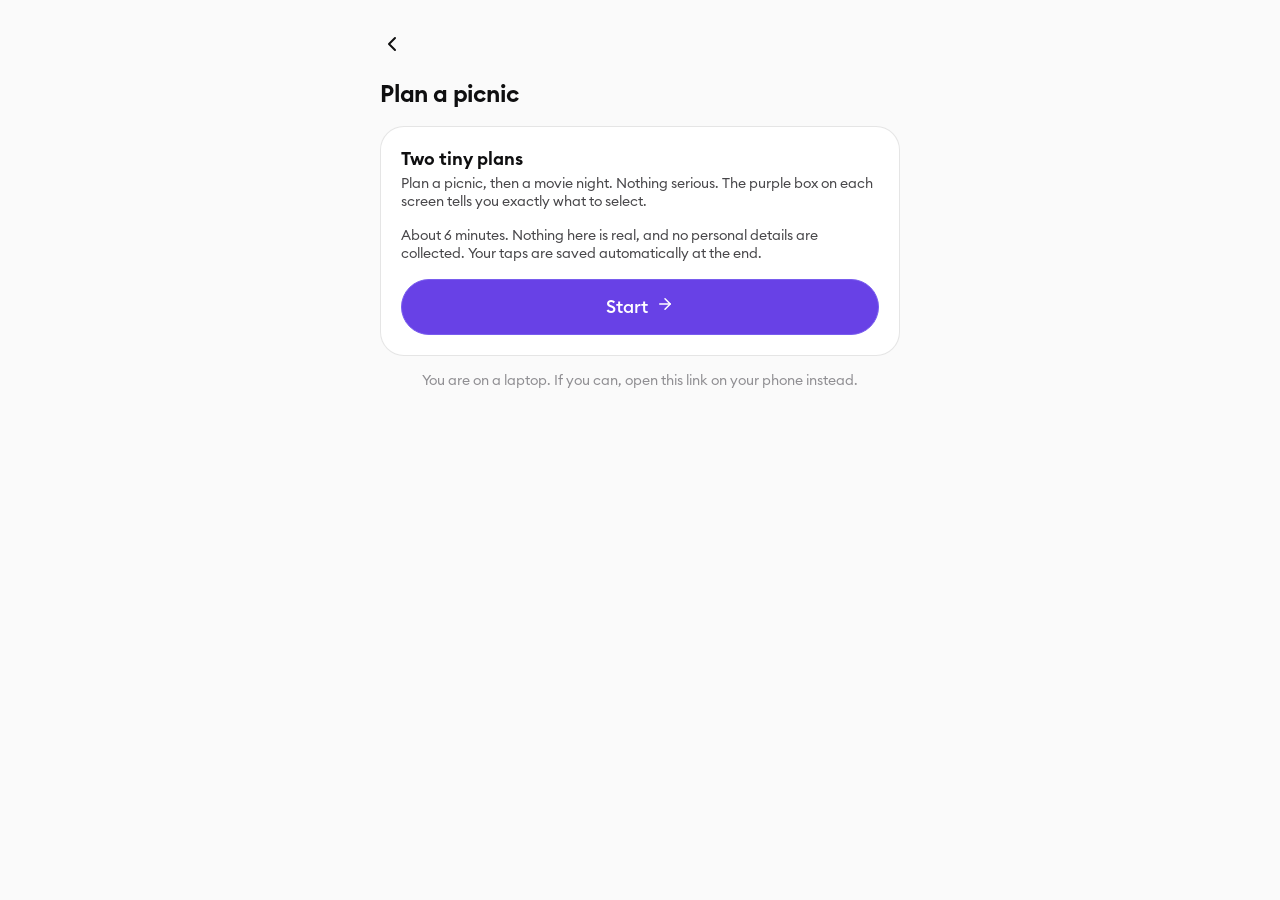
<file: fun.html>
<!doctype html>
<html lang="en">
<head>
<meta charset="utf-8">
<meta name="viewport" content="width=device-width, initial-scale=1, maximum-scale=1, viewport-fit=cover">
<meta name="robots" content="noindex">
<title>Weekend planner</title>
<link rel="stylesheet" href="fonts.css">
<style>
  /* Umbrella DS 2.0 semantic tokens (light), taken from @acko/tokens theme.css.
     Single theme on purpose: every participant must see the identical stimulus. */
  :root {
    color-scheme: light;
    --textPrimary: #0f0f10;
    --textSecondary: #474649;
    --textTertiary: #8f8e92;
    --textDisabled: #cccbcd;
    --textBrand: #6841e6;
    --textLink: #2563eb;
    --textStaticLight: #ffffff;
    --brandPrimary: #6841e6;
    --brandHover: #5a1fd4;
    --brandHighlight: #795dee;
    --brandRing: #c1bdfc;
    --brandSubtle: #eae0fe;
    --surfaceBasePrimary: #fafafa;
    --surfaceFillDefault: #ffffff;
    --surfaceFillSubtle: #efeff0;
    --surfaceFillHover: rgba(0,0,0,0.05);
    --borderSoft: rgba(0,0,0,0.05);
    --borderMedium: rgba(0,0,0,0.1);
    --borderFocus: rgba(104,65,230,0.3);
    --statusSuccessSubtle: #dcfce7;
    --statusSuccessText: #15803d;
    --statusWarningSubtle: #ffe5cc;
    --statusWarningText: #b65c0c;
    --statusInfoSubtle: #eae0fe;
    --statusInfoText: #5a1fd4;
    --radiusSm: 4px; --radiusMd: 6px; --radiusLg: 8px; --radius2xl: 12px; --radius5xl: 24px; --radiusFull: 9999px;
    --easeOutCubic: cubic-bezier(0.33, 1, 0.68, 1);
    --font: 'Euclid Circular B', -apple-system, BlinkMacSystemFont, 'Segoe UI', Roboto, sans-serif;
    --page-w: 520px;
  }
  * { box-sizing: border-box; }
  html, body { height: 100%; }
  body { margin: 0; background: var(--surfaceBasePrimary); color: var(--textPrimary); font-family: var(--font); font-size: 16px; line-height: 22px; -webkit-font-smoothing: antialiased; }
  button, input { font: inherit; color: inherit; }
  button { cursor: pointer; -webkit-tap-highlight-color: transparent; }
  p, h1, h2, h3 { margin: 0; }
  :focus-visible { outline: 2px solid var(--borderFocus); outline-offset: 2px; }

  /* @acko/typography scales */
  .t-2xl { font-size: 24px; line-height: 30px; font-weight: 700; letter-spacing: -0.2px; text-wrap: balance; }
  .t-lg { font-size: 18px; line-height: 24px; }
  .t-base { font-size: 16px; line-height: 20px; }
  .t-sm { font-size: 14px; line-height: 18px; }
  .t-xs { font-size: 12px; line-height: 16px; }
  .bold { font-weight: 700; } .medium { font-weight: 500; }
  .sec { color: var(--textSecondary); } .ter { color: var(--textTertiary); } .brand { color: var(--textBrand); }
  .num { font-variant-numeric: tabular-nums; }

  /* page = the app's own main: px-20, py-24, max-w-520, off-white */
  .page { min-height: 100%; padding: 24px 20px calc(120px + env(safe-area-inset-bottom, 0px)); }
  .page.wide { --page-w: 1040px; }
  .col { width: 100%; max-width: var(--page-w); margin: 0 auto; display: flex; flex-direction: column; gap: 16px; }

  /* MobileHeader: back row, 16px, 2xl bold title, sm medium subtitle */
  .hdr { display: flex; flex-direction: column; gap: 16px; }
  .hdr .back { display: flex; align-items: center; min-height: 40px; }
  .hdr .back svg { width: 24px; height: 24px; color: var(--textPrimary); }
  .hdr .titles { display: flex; flex-direction: column; gap: 8px; }
  .hdr .sub { font-size: 14px; line-height: 18px; font-weight: 500; color: var(--textSecondary); }

  /* the step's instruction: a clear task card, in brand tint so it can't be missed */
  .goal { display: flex; flex-direction: column; gap: 4px; padding: 14px 16px; border-radius: var(--radius2xl); background: var(--brandSubtle); border-left: 4px solid var(--brandPrimary); }
  .goal .lbl { font-size: 11px; line-height: 16px; font-weight: 600; letter-spacing: .5px; text-transform: uppercase; color: var(--statusInfoText); }
  .goal .txt { font-size: 17px; line-height: 24px; font-weight: 500; color: var(--textPrimary); }

  /* @acko/card secondary: white, hairline, 24px radius */
  .card { background: var(--surfaceFillDefault); border: 1px solid var(--borderMedium); border-radius: var(--radius5xl); padding: 20px; display: flex; flex-direction: column; gap: 16px; }
  .card.sel { border-color: var(--brandPrimary); }

  /* @acko/badge solid purple sm */
  .badge { display: inline-flex; align-items: center; padding: 2px 10px; border-radius: var(--radiusFull); background: var(--brandSubtle); color: var(--statusInfoText); font-size: 12px; line-height: 18px; font-weight: 500; width: fit-content; }
  .badge.green { background: var(--statusSuccessSubtle); color: var(--statusSuccessText); }
  .badge.orange { background: var(--statusWarningSubtle); color: var(--statusWarningText); }
  .badge.grey { background: var(--surfaceFillSubtle); color: var(--textSecondary); }

  /* @acko/button */
  .btn { display: inline-flex; align-items: center; justify-content: center; gap: 8px; height: 56px; padding: 0 24px; border-radius: var(--radiusFull); border: 1px solid transparent; font-weight: 500; font-size: 18px; line-height: 24px; white-space: nowrap; transition: background .15s, transform .1s; }
  .btn.primary { background: var(--brandPrimary); color: var(--textStaticLight); border-color: var(--brandHighlight); }
  .btn.primary:hover { background: var(--brandHover); }
  .btn.primary:active { transform: scale(.97); }
  .btn.primary:disabled { background: var(--surfaceFillSubtle); color: var(--textDisabled); border-color: transparent; cursor: not-allowed; }
  .btn.secondary { background: var(--surfaceFillDefault); color: var(--brandPrimary); border-color: var(--brandPrimary); }
  .btn.ghost { background: transparent; color: var(--brandPrimary); }
  .btn.sm { height: 36px; padding: 0 16px; font-size: 14px; line-height: 18px; }
  .btn.md { height: 48px; padding: 0 16px; font-size: 16px; line-height: 22px; }
  .btn.full { width: 100%; }
  .btn svg { width: 18px; height: 18px; }
  .linkbtn { background: none; border: 0; padding: 0; color: var(--textLink); font-weight: 500; font-size: 14px; }

  /* floating action bar: white pill container with shadow, fixed to bottom */
  .fab { position: fixed; left: 0; right: 0; bottom: 0; padding: 0 12px calc(12px + env(safe-area-inset-bottom, 0px)); z-index: 10; pointer-events: none; }
  .fab .in { pointer-events: auto; max-width: var(--page-w); margin: 0 auto; background: var(--surfaceFillDefault); border-radius: 32px; padding: 16px; box-shadow: 0 16px 48px rgba(15,15,16,.10), 0 4px 12px rgba(15,15,16,.10); display: flex; align-items: center; justify-content: space-between; gap: 12px; }
  .fab .in.stack { flex-direction: column; align-items: stretch; gap: 8px; }
  .fab .hint { text-align: center; font-size: 14px; line-height: 18px; color: var(--textSecondary); }
  .fab .sum { display: flex; flex-direction: column; min-width: 0; }

  /* flat list rows (ListRow / acko-cb-row): 52px, hairline between, none after last */
  .list { display: flex; flex-direction: column; }
  .row { display: flex; align-items: center; gap: 12px; min-height: 52px; padding: 14px 0; border: 0; border-bottom: 1px solid var(--borderSoft); background: transparent; width: 100%; text-align: left; }
  .row:last-child { border-bottom: 0; }
  .row:active { background: var(--surfaceFillHover); }
  .row .body { flex: 1; min-width: 0; display: flex; flex-direction: column; gap: 2px; }
  .row .t { font-size: 16px; line-height: 20px; font-weight: 400; color: var(--textPrimary); }
  .row.sel .t, .row.on .t { font-weight: 500; }
  .row .s { font-size: 14px; line-height: 18px; color: var(--textSecondary); }
  .row .trail { flex: none; font-size: 16px; line-height: 20px; font-weight: 500; color: var(--textPrimary); }
  .row .trail.q { color: var(--textSecondary); font-weight: 400; font-size: 14px; }
  .row .chev { flex: none; width: 16px; height: 16px; color: var(--textSecondary); }
  .row .media { flex: none; width: 36px; height: 36px; border-radius: var(--radiusLg); display: grid; place-items: center; font-size: 11px; font-weight: 700; color: #fff; letter-spacing: .3px; }
  /* rows with a description: control and logo sit on the title line (DS rule), price stays centred */
  .row:has(.s) { align-items: flex-start; }
  .row:has(.s) .ctl, .row:has(.s) .media { margin-top: 0; }
  .row:has(.s) .ctl.sw-wrap { margin-top: -2px; }
  .row:has(.s) .trail { align-self: center; }
  .row.card-row { padding: 16px; border: 1px solid var(--borderMedium); border-radius: var(--radius5xl); background: var(--surfaceFillDefault); margin-bottom: 12px; }
  .row.card-row.sel { border-color: var(--brandPrimary); }
  .row.card-row:last-child { margin-bottom: 0; }

  /* controls, from @acko/css checkbox.css / radio.css / switch.css (md) */
  .ctl { flex: none; width: 20px; height: 20px; display: grid; place-items: center; position: relative; }
  .ctl::after { content: ""; position: absolute; inset: -14px; }
  .cb { width: 20px; height: 20px; border-radius: var(--radiusMd); background: var(--surfaceFillDefault); border: 2px solid var(--borderMedium); display: grid; place-items: center; color: #fff; transition: background 150ms, border-color 150ms; }
  .cb svg { width: 14px; height: 14px; opacity: 0; transform: scale(.3); transition: all 150ms var(--easeOutCubic); }
  .row.sel .cb, .cb.on, .cb.ind { background: linear-gradient(var(--brandPrimary), var(--brandPrimary)) padding-box, linear-gradient(180deg, var(--brandHighlight), var(--brandPrimary)) border-box; border-color: transparent; }
  .row.sel .cb svg, .cb.on svg { opacity: 1; transform: scale(1); }
  .cb.ind::before { content: ""; width: 10px; height: 2px; background: #fff; border-radius: 1px; position: absolute; }
  .rd { width: 20px; height: 20px; border-radius: 50%; background: var(--surfaceFillDefault); border: 2px solid var(--borderMedium); display: grid; place-items: center; transition: background 150ms, border-color 150ms; }
  .rd::after { content: ""; width: 8px; height: 8px; border-radius: 50%; background: #fff; opacity: 0; transform: scale(.4); transition: all 150ms var(--easeOutCubic); }
  .row.sel .rd { background: linear-gradient(var(--brandPrimary), var(--brandPrimary)) padding-box, linear-gradient(180deg, var(--brandHighlight), var(--brandPrimary)) border-box; border-color: transparent; }
  .row.sel .rd::after { opacity: 1; transform: scale(1); }
  .sw { width: 44px; height: 24px; border-radius: var(--radiusFull); background: var(--surfaceFillSubtle); position: relative; transition: background 200ms; flex: none; }
  .sw::after { content: ""; position: absolute; top: 2px; left: 2px; width: 20px; height: 20px; border-radius: 50%; background: #fff; box-shadow: 0 1px 2px rgba(0,0,0,.12); transition: transform 300ms cubic-bezier(.34,1.56,.64,1); }
  .sw.on { background: var(--brandPrimary); }
  .sw.on::after { transform: translateX(20px); }
  .ctl.sw-wrap { width: 44px; height: 24px; }
  .ctl.enter { animation: slidein .2s ease-out; }
  @keyframes slidein { from { opacity: 0; transform: translateX(-8px); } to { opacity: 1; transform: none; } }
  .lead-T .ctl.enter { animation-name: slidein-r; }
  @keyframes slidein-r { from { opacity: 0; transform: translateX(8px); } to { opacity: 1; transform: none; } }

  /* @acko/text-input md */
  .search { display: flex; align-items: center; gap: 8px; padding: 0 14px; height: 48px; border: 1px solid var(--borderMedium); border-radius: var(--radius2xl); background: var(--surfaceFillDefault); }
  .search input { flex: 1; border: 0; background: transparent; outline: 0; min-width: 0; font-size: 16px; }
  .search svg { width: 18px; height: 18px; color: var(--textSecondary); flex: none; }
  .selall { position: sticky; top: 0; z-index: 2; background: var(--surfaceBasePrimary); }
  .selall .t { color: var(--textSecondary); font-weight: 500; font-size: 14px; }
  .scroll { max-height: 440px; overflow: auto; }

  /* inline note inside a screen (IDV-card style) */
  .note { display: flex; align-items: center; justify-content: space-between; gap: 12px; background: var(--surfaceFillDefault); border: 1px solid var(--borderMedium); border-radius: var(--radius5xl); padding: 16px 20px; }
  .tip { padding: 12px 16px; border-radius: var(--radius2xl); font-size: 14px; line-height: 18px; }
  .tip.info { background: var(--statusInfoSubtle); color: var(--statusInfoText); }
  .tip.good { background: var(--statusSuccessSubtle); color: var(--statusSuccessText); }
  .tip.warn { background: var(--statusWarningSubtle); color: var(--statusWarningText); }
  .success { display: flex; flex-direction: column; align-items: center; gap: 8px; text-align: center; padding: 8px 0 4px; }
  .success .tick { width: 56px; height: 56px; border-radius: 50%; background: var(--statusSuccessSubtle); color: var(--statusSuccessText); display: grid; place-items: center; }
  .success .tick svg { width: 28px; height: 28px; }
  .toast { position: fixed; left: 50%; bottom: calc(120px + env(safe-area-inset-bottom, 0px)); transform: translateX(-50%); background: var(--textPrimary); color: #fff; padding: 10px 16px; border-radius: var(--radiusFull); font-size: 14px; z-index: 20; opacity: 0; transition: opacity .2s; pointer-events: none; white-space: nowrap; }
  .toast.on { opacity: 1; }
  .code { font-family: ui-monospace, SFMono-Regular, Menlo, monospace; font-size: 12px; line-height: 18px; background: var(--surfaceFillSubtle); border-radius: var(--radius2xl); padding: 12px; word-break: break-all; user-select: all; max-height: 140px; overflow: auto; }
  textarea { width: 100%; min-height: 140px; font: 12px/18px ui-monospace, SFMono-Regular, Menlo, monospace; border: 1px solid var(--borderMedium); border-radius: var(--radius2xl); padding: 12px; resize: vertical; background: var(--surfaceFillDefault); }

  /* @acko/table */
  .tbl-wrap { overflow-x: auto; background: var(--surfaceFillDefault); border: 1px solid var(--borderMedium); border-radius: var(--radius5xl); }
  table.tbl { width: 100%; border-collapse: collapse; font-size: 14px; line-height: 18px; }
  .tbl th, .tbl td { padding: 14px 16px; text-align: left; border-bottom: 1px solid var(--borderSoft); white-space: nowrap; }
  .tbl tbody tr:last-child td { border-bottom: 0; }
  .tbl th { font-weight: 500; color: var(--textSecondary); font-size: 13px; }
  .tbl td.c, .tbl th.c { width: 52px; text-align: center; }
  .tbl tr.sel td { background: var(--statusInfoSubtle); }
  .tbl tbody tr:hover td { background: var(--surfaceFillHover); }
  .tbl .ctl { margin: 0 auto; }
  .tbl td.num, .tbl th.num { text-align: right; }
  .tbl td.l { font-weight: 500; }

  /* preference pair: two secondary cards */
  .pair { display: grid; grid-template-columns: 1fr; gap: 12px; }
  @media (min-width: 640px) { .pair { grid-template-columns: 1fr 1fr; } }
  .ocards { display: flex; flex-direction: column; gap: 8px; }
  .ocard { display: flex; align-items: center; gap: 12px; text-align: left; padding: 12px 16px; min-height: 60px; border: 1px solid var(--borderMedium); border-radius: var(--radius3xl, 16px); background: var(--surfaceFillDefault); cursor: pointer; transition: border-color .15s; width: 100%; }
  .ocard.sel { border-color: var(--brandPrimary); box-shadow: 0 0 0 1px var(--brandPrimary) inset; }
  .ocard.sel .rd { background: linear-gradient(var(--brandPrimary), var(--brandPrimary)) padding-box, linear-gradient(180deg, var(--brandHighlight), var(--brandPrimary)) border-box; border-color: transparent; }
  .ocard.sel .rd::after { opacity: 1; transform: scale(1); }
  .ocard-emoji { font-size: 22px; line-height: 28px; width: 28px; text-align: center; flex: 0 0 auto; }
  .ocard .body { flex: 1; display: flex; flex-direction: column; gap: 1px; }
  .pair .side { border: 1px solid var(--borderMedium); border-radius: var(--radius5xl); padding: 16px 20px; background: var(--surfaceFillDefault); cursor: pointer; display: flex; flex-direction: column; gap: 4px; transition: border-color .15s; }
  .pair .side:hover { border-color: var(--brandRing); }
  .pair .side .list { pointer-events: none; }
  .pair .side.sel { border-color: var(--brandPrimary); }
  .pair .side.sel .rd { background: linear-gradient(var(--brandPrimary), var(--brandPrimary)) padding-box, linear-gradient(180deg, var(--brandHighlight), var(--brandPrimary)) border-box; border-color: transparent; }
  .pair .side.sel .rd::after { opacity: 1; transform: scale(1); }
  .side-head { display: flex; align-items: center; gap: 12px; padding-bottom: 8px; border-bottom: 1px solid var(--borderSoft); margin-bottom: 4px; }

  /* results */
  .res-table { width: 100%; border-collapse: collapse; font-size: 14px; line-height: 18px; }
  .res-table th, .res-table td { padding: 8px 10px; border-bottom: 1px solid var(--borderSoft); text-align: left; vertical-align: top; }
  .res-table th { font-weight: 500; color: var(--textSecondary); font-size: 13px; }
  .res-table td.num, .res-table th.num { text-align: right; font-variant-numeric: tabular-nums; white-space: nowrap; }
  .res-table tr.hl td { background: var(--statusInfoSubtle); }
  .res-table .l { color: var(--textBrand); font-weight: 500; }
  .kv { display: grid; grid-template-columns: auto 1fr; gap: 4px 16px; }
  @media (prefers-reduced-motion: reduce) { * { animation: none !important; transition: none !important; } }
</style>
</head>
<body>

<div id="app"></div>
<div class="toast" id="toast"></div>

<script>
(function () {
  'use strict';
  const $app = document.getElementById('app');
  // Google Sheet collection: the Apps Script web-app URL (see Code.gs). Empty = code-only.
  const SHEET_ENDPOINT = 'https://script.google.com/macros/s/AKfycbyHSYQu8U0QvyDQbcjcoyFqK4iDlcaaY8O97lgZTR-0v52003r4vFK64tOeVOxbwoyUJg/exec';
  const KEY = 'lp-fun-v1';
  const RKEY = 'lp-fun-results-v1';

  /* ---------- helpers ---------- */
  const h = (tag, attrs, ...kids) => {
    const el = document.createElement(tag);
    if (attrs) for (const k in attrs) {
      const v = attrs[k];
      if (k === 'class') el.className = v;
      else if (k === 'html') el.innerHTML = v;
      else if (k.startsWith('on')) el.addEventListener(k.slice(2), v);
      else if (v !== null && v !== undefined && v !== false) el.setAttribute(k, v === true ? '' : v);
    }
    for (const kid of kids.flat(Infinity)) {
      if (kid === null || kid === undefined || kid === false) continue;
      el.append(kid.nodeType ? kid : document.createTextNode(String(kid)));
    }
    return el;
  };
  const rc = (el, ...kids) => el.replaceChildren(...kids.flat(Infinity).filter(k => k !== null && k !== undefined && k !== false));
  const ICON_CHECK = '<svg viewBox="0 0 16 16" fill="none" stroke="currentColor" stroke-width="2.4" stroke-linecap="round" stroke-linejoin="round"><path d="M3 8.5l3 3 7-7"/></svg>';
  const ICON_CHEV = '<svg viewBox="0 0 24 24" fill="none" stroke="currentColor" stroke-width="2" stroke-linecap="round" stroke-linejoin="round"><path d="M9 6l6 6-6 6"/></svg>';
  const ICON_BACK = '<svg viewBox="0 0 24 24" fill="none" stroke="currentColor" stroke-width="2" stroke-linecap="round" stroke-linejoin="round"><path d="M15 18l-6-6 6-6"/></svg>';
  const ICON_ARROW = '<svg viewBox="0 0 24 24" fill="none" stroke="currentColor" stroke-width="2" stroke-linecap="round" stroke-linejoin="round"><path d="M5 12h14"/><path d="m12 5 7 7-7 7"/></svg>';
  const ICON_SEARCH = '<svg viewBox="0 0 20 20" fill="none" stroke="currentColor" stroke-width="1.8" stroke-linecap="round"><circle cx="9" cy="9" r="5.5"/><path d="M13.5 13.5L17 17"/></svg>';
  const ICON_TICK = '<svg viewBox="0 0 24 24" fill="none" stroke="currentColor" stroke-width="2.4" stroke-linecap="round" stroke-linejoin="round"><path d="M5 12.5l4.5 4.5L19 7.5"/></svg>';
  const now = () => performance.now();
  const median = a => { if (!a.length) return null; const s = [...a].sort((x, y) => x - y); const m = s.length >> 1; return s.length % 2 ? s[m] : (s[m - 1] + s[m]) / 2; };
  const mean = a => a.length ? a.reduce((x, y) => x + y, 0) / a.length : null;
  const pct = (n, d) => d ? Math.round(100 * n / d) + '%' : '–';
  const fmtS = ms => ms == null ? '–' : (ms / 1000).toFixed(1) + ' s';
  const f1 = v => v == null ? '–' : v.toFixed(1);
  const shuffle = a => { const b = [...a]; for (let i = b.length - 1; i > 0; i--) { const j = Math.floor(Math.random() * (i + 1)); [b[i], b[j]] = [b[j], b[i]]; } return b; };
  const setEq = (a, b) => a.length === b.length && a.every(x => b.includes(x));
  let toastT;
  const toast = msg => { const t = document.getElementById('toast'); t.textContent = msg; t.classList.add('on'); clearTimeout(toastT); toastT = setTimeout(() => t.classList.remove('on'), 1600); };
  const load = k => { try { return JSON.parse(localStorage.getItem(k) || 'null'); } catch (e) { return null; } };
  const save = (k, v) => { try { localStorage.setItem(k, JSON.stringify(v)); } catch (e) {} };
  const encode = obj => 'FUN-' + btoa(unescape(encodeURIComponent(JSON.stringify(obj)))).replace(/=+$/, '');
  const decode = str => { const s = str.trim().replace(/^FUN-/, ''); return JSON.parse(decodeURIComponent(escape(atob(s)))); };
  // forgiving search: each typed word must be close to some word in the row (prefix, or within 2 edits)
  const lev = (a, b) => { const m = a.length, n = b.length; if (!m) return n; if (!n) return m; let prev = Array.from({ length: n + 1 }, (_, i) => i); for (let i = 1; i <= m; i++) { const cur = [i]; for (let j = 1; j <= n; j++) cur[j] = Math.min(prev[j] + 1, cur[j - 1] + 1, prev[j - 1] + (a[i - 1] === b[j - 1] ? 0 : 1)); prev = cur; } return prev[n]; };
  const norm = s => s.toLowerCase().replace(/[^a-z0-9 ]/g, ' ').split(/\s+/).filter(Boolean);
  const fuzzyMatch = (q, text) => { const words = norm(text); if (words.join('').includes(norm(q).join(''))) return true; return norm(q).every(w => words.some(t => t.startsWith(w) || lev(w, t) <= (w.length > 4 ? 2 : 1))); };
  const isDesktop = () => window.matchMedia('(min-width: 768px)').matches;

  /* ---------- state ----------
     Two consistent journeys per person. order 'LT' = journey 1 all leading, journey 2 all trailing; 'TL' the reverse.
     Assigned at random, so half the people see each order. */
  let S = load(KEY);
  const fresh = () => ({
    pid: Math.random().toString(36).slice(2, 8).toUpperCase(),
    order: Math.random() < 0.5 ? 'LT' : 'TL',
    device: isDesktop() ? 'desktop' : 'mobile',
    env: { vw: window.innerWidth, vh: window.innerHeight, touch: window.matchMedia('(pointer: coarse)').matches ? 1 : 0,
      os: /iPhone|iPad/.test(navigator.userAgent) ? 'ios' : /Android/.test(navigator.userAgent) ? 'android' : /Mac/.test(navigator.userAgent) ? 'mac' : /Win/.test(navigator.userAgent) ? 'win' : 'other' },
    tasks: {}, prefs: {}, step: 0, started: new Date().toISOString()
  });
  if (!S || !S.pid || !S.order) S = fresh();
  const persist = () => save(KEY, S);
  const variantFor = j => S.order[j - 1];
  const SCREENS = ['usage', 'drivers', 'cards', 'addons', 'review', 'pay', 'notif', 'garages'];
  const screensFor = () => S.device === 'desktop' ? SCREENS.concat('table') : SCREENS;
  const STEPS = () => ['welcome', ...screensFor().map(k => 'j1:' + k), 'between', ...screensFor().map(k => 'j2:' + k), 'pref', 'done'];

  /* ---------- content: journey 1 = car renewal, journey 2 = bike renewal; same screens, different answers ---------- */
  const RIDES = {
    auto: { t: 'Auto', s: 'Door to door, a bit bumpy', m: 'AU', c: '#F5A623' },
    metro: { t: 'Metro', s: 'Fast and cool', m: 'MT', c: '#6A3DE8' },
    cab: { t: 'Cab', s: 'Comfy, costs more', m: 'CB', c: '#1F1F1F' },
    bike: { t: 'Bike', s: 'Wind in your hair', m: 'BK', c: '#0F9D58' },
    walk: { t: 'Walk', s: 'Free, takes a while', m: 'WK', c: '#4A90D9' },
    bus: { t: 'Bus', s: 'Cheapest by far', m: 'BS', c: '#B02A30' },
    scooter: { t: 'Rental scooter', s: 'Pick up, drop anywhere', m: 'SC', c: '#E8553D' }
  };
  // song, artist pairs: exactly 6 by the target artist in each list, spread through the list
  const SONGS_A = [['Tum Hi Ho', 'Arijit Singh'], ['Kesariya', 'Arijit Singh'], ['Yellow', 'Coldplay'], ['Levitating', 'Dua Lipa'], ['Shape of You', 'Ed Sheeran'], ['Channa Mereya', 'Arijit Singh'], ['Jai Ho', 'AR Rahman'], ['Anti-Hero', 'Taylor Swift'], ['DJ Waley Babu', 'Badshah'], ['Sun Saathiya', 'Shreya Ghoshal'], ['Raabta', 'Arijit Singh'], ['Fix You', 'Coldplay'], ['Perfect', 'Ed Sheeran'], ['Baarishein', 'Anuv Jain'], ['Ghungroo', 'Shreya Ghoshal'], ['Agar Tum Saath Ho', 'Arijit Singh'], ['Dil Se', 'AR Rahman'], ['Cold Mess', 'Prateek Kuhad'], ['Don’t Start Now', 'Dua Lipa'], ['Genda Phool', 'Badshah'], ['Gerua', 'Arijit Singh'], ['Viva La Vida', 'Coldplay'], ['Blank Space', 'Taylor Swift'], ['Kasoor', 'Prateek Kuhad'], ['Chikni Chameli', 'Shreya Ghoshal'], ['Photograph', 'Ed Sheeran'], ['Husn', 'Anuv Jain'], ['Kun Faya Kun', 'AR Rahman'], ['Paagal', 'Badshah'], ['Love Story', 'Taylor Swift'], ['Jo Tum Mere Ho', 'Anuv Jain'], ['Paradise', 'Coldplay'], ['New Rules', 'Dua Lipa'], ['Deewani Mastani', 'Shreya Ghoshal'], ['Thinking Out Loud', 'Ed Sheeran'], ['Kal Ho Naa Ho', 'Sonu Nigam'], ['Abhi Mujh Mein Kahin', 'Sonu Nigam'], ['Clocks', 'Coldplay'], ['Suniya', 'Prateek Kuhad'], ['Mere Haath Mein', 'Sonu Nigam']];
  const SONGS_B = [['Yellow', 'Coldplay'], ['Tum Hi Ho', 'Arijit Singh'], ['Levitating', 'Dua Lipa'], ['Fix You', 'Coldplay'], ['Shape of You', 'Ed Sheeran'], ['Jai Ho', 'AR Rahman'], ['Anti-Hero', 'Taylor Swift'], ['DJ Waley Babu', 'Badshah'], ['Sun Saathiya', 'Shreya Ghoshal'], ['Viva La Vida', 'Coldplay'], ['Kesariya', 'Arijit Singh'], ['Perfect', 'Ed Sheeran'], ['Baarishein', 'Anuv Jain'], ['Ghungroo', 'Shreya Ghoshal'], ['Dil Se', 'AR Rahman'], ['Paradise', 'Coldplay'], ['Cold Mess', 'Prateek Kuhad'], ['Don’t Start Now', 'Dua Lipa'], ['Genda Phool', 'Badshah'], ['Channa Mereya', 'Arijit Singh'], ['Blank Space', 'Taylor Swift'], ['Kasoor', 'Prateek Kuhad'], ['Chikni Chameli', 'Shreya Ghoshal'], ['Clocks', 'Coldplay'], ['Photograph', 'Ed Sheeran'], ['Husn', 'Anuv Jain'], ['Kun Faya Kun', 'AR Rahman'], ['Paagal', 'Badshah'], ['Love Story', 'Taylor Swift'], ['Raabta', 'Arijit Singh'], ['Jo Tum Mere Ho', 'Anuv Jain'], ['New Rules', 'Dua Lipa'], ['Deewani Mastani', 'Shreya Ghoshal'], ['Thinking Out Loud', 'Ed Sheeran'], ['The Scientist', 'Coldplay'], ['Kal Ho Naa Ho', 'Sonu Nigam'], ['Abhi Mujh Mein Kahin', 'Sonu Nigam'], ['Gerua', 'Arijit Singh'], ['Suniya', 'Prateek Kuhad'], ['Mere Haath Mein', 'Sonu Nigam']];
  const mkSongs = pairs => pairs.map(([t, artist], i) => ({ id: 'g' + i, t, area: artist, km: (2 + (i % 4)) + ':' + String(10 + (i * 7) % 50).padStart(2, '0') }));
  const J = {
    1: {
      name: 'picnic', title: 'Plan a picnic',
      intro: 'You are planning a picnic with friends. Each screen has a purple “Your task” box telling you the one thing to do there.',
      usage: { title: 'Pick a snack', goal: 'Select Popcorn.', options: ['Popcorn', 'Nachos', 'Samosa', 'Fruit bowl'], target: 'Popcorn' },
      drivers: { title: 'Who’s coming?', goal: 'Select Priya and Arjun.', options: ['Priya', 'Arjun', 'Meera', 'Kabir', 'Zoya'], target: ['Priya', 'Arjun'] },
      cards: { title: 'Pick a mood', goal: 'Select Adventure.', options: [
        { id: 'chill', e: '🌿', t: 'Chill', s: 'Shade, music, nap' },
        { id: 'party', e: '🎉', t: 'Party', s: 'Games and a speaker' },
        { id: 'adv', e: '🧭', t: 'Adventure', s: 'Hike first, eat later' },
        { id: 'cozy', e: '🧸', t: 'Cozy', s: 'Blankets and a book' }], target: 'adv' },
      addons: { title: 'Pack some extras', goal: 'Select Frisbee and Speaker.', sumLabel: 'Extras to rent', target: ['frisbee', 'speaker'], items: [
        { id: 'frisbee', t: 'Frisbee', s: 'Glows in the dark', p: '₹40' },
        { id: 'speaker', t: 'Speaker', s: 'Loud enough for 10 people', p: '₹120' },
        { id: 'mat', t: 'Picnic mat', s: 'Fits four, waterproof', p: '₹60' },
        { id: 'cards', t: 'Card game', s: 'Uno, 108 cards', p: '₹20' },
        { id: 'kite', t: 'Kite', s: 'Needs a bit of wind', p: '₹30' },
        { id: 'cooler', t: 'Cooler box', s: 'Keeps drinks cold for 6 hours', p: '₹90' }] },
      review: { title: 'Check your bag', goal: 'Only Sunscreen, Frisbee and Speaker should be ticked. Fix it.', asked: 'Sunscreen, Frisbee and Speaker', pre: ['sun', 'cards', 'speaker'], target: ['sun', 'frisbee', 'speaker'] },
      bag: [
        { id: 'sun', t: 'Sunscreen', s: 'SPF 50', p: '' }, { id: 'frisbee', t: 'Frisbee', s: 'Glows in the dark', p: '' }, { id: 'speaker', t: 'Speaker', s: 'Loud enough for 10 people', p: '' },
        { id: 'cards', t: 'Card game', s: 'Uno, 108 cards', p: '' }, { id: 'kite', t: 'Kite', s: 'Needs a bit of wind', p: '' }, { id: 'towel', t: 'Towel', s: 'Big and fluffy', p: '' }],
      pay: { title: 'How will you get there?', goal: 'Select Metro.', list: ['auto', 'metro', 'cab', 'bike', 'walk', 'bus'], target: 'metro', amount: '35 min', sumLabel: 'to the park', button: 'Book it' },
      notif: { successTitle: 'Picnic planned!', success: 'Saturday, 10 am, Cubbon Park. Everyone has been told.', title: 'Alerts', goal: 'Switch off Rain alerts. Leave the rest.', target: 'rain', items: [
        { id: 'rain', t: 'Rain alerts', s: 'If the forecast changes', on: true },
        { id: 'arrive', t: 'Friend arrivals', s: 'When someone reaches the park', on: true },
        { id: 'playlist', t: 'Playlist updates', s: 'When a friend adds a song', on: false },
        { id: 'photos', t: 'Photo reminders', s: 'A nudge to take a group photo', on: true },
        { id: 'trivia', t: 'Park trivia', s: 'Fun facts, once an hour', on: false }] },
      docs: { title: 'Your photos', noun: 'photos', goal: 'Share the Beach, Sunset and Group photos in one go.', action: 'Share', hint: 'Shared as one album', tapHint: 'Tap a photo to open it', openToast: 'This would open the photo', target: ['beach', 'sunset', 'group'], policies: [
        { id: 'beach', t: 'Beach day', s: '24 photos · Last month' },
        { id: 'sunset', t: 'Sunset at the lake', s: '8 photos · Two weeks ago' },
        { id: 'group', t: 'Group selfie', s: '1 photo · Yesterday' },
        { id: 'food', t: 'Food close-ups', s: '15 photos · Yesterday' },
        { id: 'dog', t: 'The neighbour’s dog', s: '31 photos · Today' }] },
      garages: { title: 'Build the playlist', goal: 'Select all 6 songs by Arijit Singh.', placeholder: 'Search songs or artists', list: mkSongs(SONGS_A), hot: 'Arijit Singh' },
      table: { title: 'All plans', goal: 'Select the 3 plans dated October 2026, then Export.', cols: ['Plan', 'Type', 'Cost', 'Date', 'Status'], button: 'Export', target: ['p1', 'p3', 'p6'], rows: [
        { id: 'p1', t: 'Cubbon Park picnic', type: 'Outdoors', prem: '₹450', ren: '12 Oct 2026', st: 'Active' },
        { id: 'p2', t: 'Board game night', type: 'Indoors', prem: '₹200', ren: '28 Feb 2027', st: 'Active' },
        { id: 'p3', t: 'Nandi Hills sunrise', type: 'Outdoors', prem: '₹800', ren: '4 Oct 2026', st: 'Active' },
        { id: 'p4', t: 'Goa trip', type: 'Travel', prem: '₹12,000', ren: '20 Aug 2026', st: 'Done' },
        { id: 'p5', t: 'Cooking class', type: 'Indoors', prem: '₹1,500', ren: '15 Mar 2027', st: 'Active' },
        { id: 'p6', t: 'Karaoke', type: 'Indoors', prem: '₹600', ren: '27 Oct 2026', st: 'Active' },
        { id: 'p7', t: 'Cycling', type: 'Outdoors', prem: '₹0', ren: '9 Dec 2026', st: 'Active' },
        { id: 'p8', t: 'Concert', type: 'Music', prem: '₹2,500', ren: '1 Jan 2027', st: 'Active' }] }
    },
    2: {
      name: 'movie', title: 'Plan a movie night',
      intro: 'Now a movie night. Same idea: the purple box tells you what to select.',
      usage: { title: 'Pick a drink', goal: 'Select Lemonade.', options: ['Cola', 'Lemonade', 'Iced tea', 'Water'], target: 'Lemonade' },
      drivers: { title: 'Who’s watching?', goal: 'Select Meera and Zoya.', options: ['Priya', 'Arjun', 'Meera', 'Kabir', 'Zoya'], target: ['Meera', 'Zoya'] },
      cards: { title: 'Pick a genre', goal: 'Select Comedy.', options: [
        { id: 'comedy', e: '😂', t: 'Comedy', s: 'Something light' },
        { id: 'thriller', e: '🔦', t: 'Thriller', s: 'Edge of the seat' },
        { id: 'romance', e: '💕', t: 'Romance', s: 'Bring tissues' },
        { id: 'scifi', e: '🚀', t: 'Sci-fi', s: 'Space and robots' }], target: 'comedy' },
      addons: { title: 'Order snacks', goal: 'Select Nachos and Brownies.', sumLabel: 'Snacks', target: ['nachos', 'brownie'], items: [
        { id: 'popcorn', t: 'Popcorn', s: 'Butter or caramel', p: '₹150' },
        { id: 'nachos', t: 'Nachos', s: 'With cheese dip', p: '₹220' },
        { id: 'pizza', t: 'Pizza', s: 'Margherita, 12 inch', p: '₹450' },
        { id: 'brownie', t: 'Brownies', s: 'Box of 4', p: '₹180' },
        { id: 'fries', t: 'Fries', s: 'Peri peri', p: '₹120' },
        { id: 'icecream', t: 'Ice cream', s: 'Two scoops', p: '₹90' }] },
      review: { title: 'Check the order', goal: 'Only Popcorn, Pizza and Ice cream should be ticked. Fix it.', asked: 'Popcorn, Pizza and Ice cream', pre: ['popcorn', 'fries', 'icecream'], target: ['popcorn', 'pizza', 'icecream'] },
      bag: [
        { id: 'popcorn', t: 'Popcorn', s: 'Butter or caramel', p: '' }, { id: 'nachos', t: 'Nachos', s: 'With cheese dip', p: '' }, { id: 'pizza', t: 'Pizza', s: 'Margherita, 12 inch', p: '' },
        { id: 'fries', t: 'Fries', s: 'Peri peri', p: '' }, { id: 'icecream', t: 'Ice cream', s: 'Two scoops', p: '' }, { id: 'brownie', t: 'Brownies', s: 'Box of 4', p: '' }],
      pay: { title: 'How do friends get here?', goal: 'Select Rental scooter.', list: ['bus', 'metro', 'scooter', 'cab', 'walk', 'auto'], target: 'scooter', amount: '20 min', sumLabel: 'to your place', button: 'Send it' },
      notif: { successTitle: 'Movie night set!', success: 'Saturday, 8 pm, your place. Everyone has been told.', title: 'Alerts', goal: 'Switch off Spoiler alerts. Leave the rest.', target: 'spoiler', items: [
        { id: 'arrive', t: 'Friend arrivals', s: 'When someone is at the door', on: true },
        { id: 'spoiler', t: 'Spoiler alerts', s: 'Warns you before reviews', on: true },
        { id: 'snack', t: 'Snack delivery', s: 'When the order is near', on: true },
        { id: 'vote', t: 'Movie votes', s: 'When a friend votes', on: false },
        { id: 'trivia', t: 'Movie trivia', s: 'Fun facts, once an hour', on: false }] },
      docs: { title: 'Watch list', noun: 'movies', goal: 'Send the Comedy, Classic and Animated picks in one go.', action: 'Send', hint: 'Sent as one list', tapHint: 'Tap a movie to open it', openToast: 'This would open the movie', target: ['comedy', 'classic', 'anim'], policies: [
        { id: 'comedy', t: 'Comedy pick', s: '1 h 40 min · Added today' },
        { id: 'thriller', t: 'Thriller pick', s: '2 h 10 min · Last week' },
        { id: 'classic', t: 'Classic pick', s: '2 h 30 min · Last month' },
        { id: 'anim', t: 'Animated pick', s: '1 h 30 min · Yesterday' },
        { id: 'doc', t: 'Documentary pick', s: '1 h 15 min · Two weeks ago' }] },
      garages: { title: 'Pre-show playlist', goal: 'Select all 6 songs by Coldplay.', placeholder: 'Search songs or artists', list: mkSongs(SONGS_B), hot: 'Coldplay' },
      table: { title: 'All plans', goal: 'Select the 3 plans dated January 2027, then Export.', cols: ['Plan', 'Type', 'Cost', 'Date', 'Status'], button: 'Export', target: ['p1', 'p4', 'p7'], rows: [
        { id: 'p1', t: 'Ski trip', type: 'Travel', prem: '₹18,000', ren: '4 Jan 2027', st: 'Active' },
        { id: 'p2', t: 'Board game night', type: 'Indoors', prem: '₹200', ren: '28 Feb 2027', st: 'Active' },
        { id: 'p3', t: 'Cubbon Park picnic', type: 'Outdoors', prem: '₹450', ren: '12 Oct 2027', st: 'Active' },
        { id: 'p4', t: 'Concert', type: 'Music', prem: '₹2,500', ren: '1 Jan 2027', st: 'Active' },
        { id: 'p5', t: 'Goa trip', type: 'Travel', prem: '₹12,000', ren: '20 Aug 2026', st: 'Done' },
        { id: 'p6', t: 'Cooking class', type: 'Indoors', prem: '₹1,500', ren: '15 Mar 2027', st: 'Active' },
        { id: 'p7', t: 'Stand-up show', type: 'Indoors', prem: '₹900', ren: '19 Jan 2027', st: 'Active' },
        { id: 'p8', t: 'Cycling', type: 'Outdoors', prem: '₹0', ren: '9 Dec 2026', st: 'Active' }] }
    }
  };

  /* ---------- DS pieces ---------- */
  function ctl(kind, state) {
    if (kind === 'switch') return h('span', { class: 'ctl sw-wrap' }, h('span', { class: 'sw' + (state ? ' on' : '') }));
    if (kind === 'radio') return h('span', { class: 'ctl' }, h('span', { class: 'rd' }));
    return h('span', { class: 'ctl' }, h('span', { class: 'cb' + (state === 'ind' ? ' ind' : ''), html: ICON_CHECK }));
  }
  function row(o) {
    const kids = [];
    const c = o.control ? ctl(o.control, o.on) : null;
    if (c && o.enter) c.classList.add('enter');
    if (c && o.variant === 'L') kids.push(c);
    if (o.media) kids.push(o.media);
    kids.push(h('span', { class: 'body' }, h('span', { class: 't' }, o.t), o.s ? h('span', { class: 's' }, o.s) : null));
    if (o.trail) kids.push(h('span', { class: 'trail' + (o.trailQuiet ? ' q' : '') }, o.trail));
    if (c && o.variant === 'T') kids.push(c);
    if (o.chev) kids.push(h('span', { class: 'chev', html: ICON_CHEV }));
    return h('button', { class: 'row' + (o.sel ? ' sel' : '') + (o.on ? ' on' : ''), type: 'button', 'data-id': o.id, 'aria-pressed': o.control && o.control !== 'switch' ? String(!!o.sel) : null }, kids);
  }
  const logo = p => h('span', { class: 'media', style: 'background:' + p.c }, p.m);
  const tapTarget = ev => ev.target.closest('.ctl') ? 'control' : ev.target.closest('.trail') ? 'trailing' : ev.target.closest('.media') ? 'media' : 'row';
  const goalCard = text => h('div', { class: 'goal', role: 'note' }, h('span', { class: 'lbl' }, 'Your task'), h('p', { class: 'txt' }, text));
  const hdr = (title, sub) => h('header', { class: 'hdr' }, h('div', { class: 'back', html: ICON_BACK }), h('div', { class: 'titles' }, h('h1', { class: 't-2xl' }, title), sub ? goalCard(sub) : null));
  const fab = kids => h('div', { class: 'fab' }, h('div', { class: 'in' }, kids));
  const primary = (label, onclick, opts) => h('button', { class: 'btn primary' + (opts && opts.full ? ' full' : '') + (opts && opts.md ? ' md' : ''), disabled: !!(opts && opts.disabled), onclick }, label, opts && opts.arrow !== false ? h('span', { html: ICON_ARROW }) : null);

  /* ---------- implicit measures ---------- */
  function newRun(j, k) { return { j, k, v: variantFor(j), t0: now(), tf: null, last: null, taps: 0, wrong: 0, undo: 0, dead: 0, ft: null, scr: 0, seen: {}, extra: {} }; }
  function tap(run, target, wrong, id) {
    const t = now();
    if (run.tf == null) run.tf = Math.round(t - run.t0);
    run.last = t; run.taps++;
    if (!run.ft) run.ft = target;
    if (wrong) run.wrong++;
    if (id != null) { if (run.seen[id]) run.undo++; run.seen[id] = 1; }
  }
  function finishRun(run, ok) {
    const t = now();
    S.tasks['j' + run.j + ':' + run.k] = { j: run.j, k: run.k, v: run.v, ok: ok ? 1 : 0, t: Math.round(t - run.t0), tf: run.tf, taps: run.taps, wrong: run.wrong, undo: run.undo, dead: run.dead, ft: run.ft || 'none', gap: run.last ? Math.round(t - run.last) : null, scr: run.scr, ...run.extra };
    persist();
  }

  /* ---------- chrome ---------- */
  function page(content, opts) {
    rc($app, h('main', { class: 'page' + (opts && opts.wide ? ' wide' : '') }, h('div', { class: 'col' }, content)));
    window.scrollTo(0, 0);
  }
  function go(step) { S.step = step; persist(); render(); }
  const next = () => go(S.step + 1);
  function task(j, k, build) {
    const run = newRun(j, k);
    const finish = ok => { finishRun(run, ok); next(); };
    page(build(J[j], run, finish));
    const main = $app.firstChild;
    main.addEventListener('click', ev => { if (!ev.target.closest('.row, .btn, .ctl, input, th, .linkbtn')) run.dead++; });
    main.addEventListener('scroll', () => run.scr++, true);
  }

  /* ---------- screens ---------- */
  function welcome() {
    page([
      hdr(J[1].title, null),
      h('div', { class: 'card' },
        h('div', null, h('h3', { class: 't-lg bold' }, 'Two tiny plans'), h('p', { class: 't-sm sec', style: 'margin-top:4px' }, 'Plan a picnic, then a movie night. Nothing serious. The purple box on each screen tells you exactly what to select.')),
        h('p', { class: 't-sm sec' }, 'About 6 minutes. Nothing here is real, and no personal details are collected. Your taps are saved automatically at the end.'),
        primary('Start', () => next(), { full: true })),
      h('p', { class: 't-sm ter', style: 'text-align:center' }, S.device === 'desktop' ? 'You are on a laptop. If you can, open this link on your phone instead.' : 'Do this once, on your own phone.')
    ]);
  }
  function between() {
    page([
      h('div', { class: 'card' }, h('div', { class: 'success' }, h('span', { class: 'tick', html: ICON_TICK }), h('h1', { class: 't-2xl' }, 'Picnic planned'), h('p', { class: 't-sm sec' }, J[2].intro)),
        primary('Plan the movie night', () => next(), { full: true }))
    ]);
  }

  const usage = j => task(j, 'usage', (C, run, finish) => {
    let sel = null, first = null; const c = C.usage;
    const list = h('div', { class: 'list lead-' + run.v });
    const btn = primary('Continue', () => { run.extra.firstOk = first === c.target ? 1 : 0; finish(sel === c.target); }, { disabled: true });
    const draw = () => {
      rc(list, c.options.map(o => row({ id: o, t: o, control: 'radio', variant: run.v, sel: sel === o })));
      list.querySelectorAll('.row').forEach(r => r.addEventListener('click', ev => { const id = r.dataset.id; if (first == null) first = id; tap(run, tapTarget(ev), id !== c.target, id); sel = id; btn.disabled = false; draw(); }));
    };
    draw();
    return [hdr(c.title, c.goal), list, fab([h('span', { class: 'hint', style: 'flex:1;text-align:left' }, 'Pick one to continue'), btn])];
  });

  const drivers = j => task(j, 'drivers', (C, run, finish) => {
    const sel = new Set(); const c = C.drivers;
    const list = h('div', { class: 'list lead-' + run.v }); const count = h('span', { class: 't-sm sec' });
    const draw = () => {
      rc(list, c.options.map(o => row({ id: o, t: o, control: 'check', variant: run.v, sel: sel.has(o) })));
      list.querySelectorAll('.row').forEach(r => r.addEventListener('click', ev => { const id = r.dataset.id; const on = !sel.has(id); on ? sel.add(id) : sel.delete(id); tap(run, tapTarget(ev), !(on && c.target.includes(id)), id); draw(); }));
      count.textContent = sel.size ? sel.size + ' selected' : 'Pick all that apply';
    };
    draw();
    return [hdr(c.title, c.goal), list, fab([count, primary('Continue', () => finish(setEq([...sel], c.target)))])];
  });

  const addons = j => task(j, 'addons', (C, run, finish) => {
    const sel = new Set(); const c = C.addons;
    const list = h('div', { class: 'list lead-' + run.v }); const total = h('span', { class: 't-lg bold num' });
    const draw = () => {
      rc(list, c.items.map(a => row({ id: a.id, t: a.t, s: a.s, trail: a.p, control: 'check', variant: run.v, sel: sel.has(a.id) })));
      list.querySelectorAll('.row').forEach(r => r.addEventListener('click', ev => { const id = r.dataset.id; const on = !sel.has(id); on ? sel.add(id) : sel.delete(id); tap(run, tapTarget(ev), !(on && c.target.includes(id)), id); draw(); }));
      let sum = 0; c.items.forEach(a => { if (sel.has(a.id)) sum += parseInt(a.p.replace(/[^\d]/g, '')); });
      total.textContent = '\u20B9' + sum.toLocaleString('en-IN');
    };
    draw();
    return [hdr(c.title, c.goal), list,
      fab([h('span', { class: 'sum' }, total, h('span', { class: 't-xs sec' }, c.sumLabel)), primary('Continue', () => finish(setEq([...sel], c.target)))])];
  });

  const review = j => task(j, 'review', (C, run, finish) => {
    const c = C.review; const sel = new Set(c.pre); let firstFix = null;
    const list = h('div', { class: 'list lead-' + run.v }); const count = h('span', { class: 't-sm sec' });
    const draw = () => {
      rc(list, C.bag.map(a => row({ id: a.id, t: a.t, s: a.s, control: 'check', variant: run.v, sel: sel.has(a.id) })));
      list.querySelectorAll('.row').forEach(r => r.addEventListener('click', ev => {
        const id = r.dataset.id; const on = !sel.has(id); on ? sel.add(id) : sel.delete(id);
        const good = (on && c.target.includes(id)) || (!on && !c.target.includes(id));
        if (good && firstFix == null) firstFix = Math.round(now() - run.t0);
        tap(run, tapTarget(ev), !good, id); draw();
      }));
      count.textContent = sel.size + ' picked';
    };
    draw();
    return [hdr(c.title, c.goal), list,
      fab([count, primary('Looks right', () => { run.extra.fix = firstFix; finish(setEq([...sel], c.target)); })])];
  });

  const pay = j => task(j, 'pay', (C, run, finish) => {
    let sel = null, first = null; const c = C.pay;
    const list = h('div', { class: 'list lead-' + run.v });
    const payBtn = primary(c.button, () => { run.extra.firstOk = first === c.target ? 1 : 0; finish(sel === c.target); }, { disabled: true });
    const draw = () => {
      rc(list, c.list.map(id => { const p = RIDES[id]; return row({ id, t: p.t, s: p.s, media: logo(p), control: 'radio', variant: run.v, sel: sel === id }); }));
      list.querySelectorAll('.row').forEach(r => r.addEventListener('click', ev => { const id = r.dataset.id; if (first == null) first = id; tap(run, tapTarget(ev), id !== c.target, id); sel = id; payBtn.disabled = false; draw(); }));
    };
    draw();
    return [hdr(c.title, c.goal), list,
      fab([h('span', { class: 'sum' }, h('span', { class: 't-lg bold num' }, c.amount), h('span', { class: 't-xs sec' }, c.sumLabel)), payBtn])];
  });

  const notif = j => task(j, 'notif', (C, run, finish) => {
    const c = C.notif; const state = Object.fromEntries(c.items.map(x => [x.id, x.on]));
    const list = h('div', { class: 'list lead-' + run.v });
    const draw = () => {
      rc(list, c.items.map(x => row({ id: x.id, t: x.t, s: x.s, control: 'switch', variant: run.v, on: state[x.id] })));
      list.querySelectorAll('.row').forEach(r => r.addEventListener('click', ev => { const id = r.dataset.id; state[id] = !state[id]; tap(run, tapTarget(ev), !(id === c.target && state[id] === false), id); draw(); }));
    };
    draw();
    const ok = () => c.items.every(x => state[x.id] === (x.id === c.target ? false : x.on));
    return [
      h('div', { class: 'card' }, h('div', { class: 'success' }, h('span', { class: 'tick', html: ICON_TICK }), h('h1', { class: 't-2xl' }, c.successTitle), h('p', { class: 't-sm sec' }, c.success))),
      h('div', { class: 'titles' }, h('h2', { class: 't-lg bold' }, c.title), goalCard(c.goal)),
      list, fab([primary('Save', () => finish(ok()), { full: true })])];
  });

  const docs = j => task(j, 'docs', (C, run, finish) => {
    const c = C.docs; let mode = false; const sel = new Set(); let navTaps = 0, enteredAt = null, enter = false;
    const list = h('div', { class: 'list lead-' + run.v }); const bar = h('div', { class: 'note' }); const fabEl = fab([]);
    const draw = () => {
      rc(bar, h('span', { class: 't-base medium' }, mode ? (sel.size + ' selected') : c.policies.length + ' ' + c.noun),
        mode
          ? h('span', { style: 'display:flex;gap:4px' }, h('button', { class: 'linkbtn', onclick: () => { sel.size === c.policies.length ? sel.clear() : c.policies.forEach(p => sel.add(p.id)); tap(run, 'selectall', true); draw(); } }, sel.size === c.policies.length ? 'Clear' : 'Select all'), h('span', { class: 'ter' }, ' · '), h('button', { class: 'linkbtn', onclick: () => { mode = false; sel.clear(); draw(); } }, 'Cancel'))
          : h('button', { class: 'linkbtn', onclick: () => { mode = true; enter = true; if (enteredAt == null) enteredAt = Math.round(now() - run.t0); tap(run, 'select-btn', false); draw(); enter = false; } }, 'Select'));
      rc(list, c.policies.map(p => row({ id: p.id, t: p.t, s: p.s, control: mode ? 'check' : null, variant: run.v, sel: sel.has(p.id), chev: !mode, enter })));
      list.querySelectorAll('.row').forEach(r => r.addEventListener('click', ev => {
        const id = r.dataset.id;
        if (!mode) { navTaps++; tap(run, tapTarget(ev), true); toast(c.openToast); return; }
        const on = !sel.has(id); on ? sel.add(id) : sel.delete(id); tap(run, tapTarget(ev), !(on && c.target.includes(id)), id); draw();
      }));
      rc(fabEl.firstChild, mode
        ? [h('span', { class: 't-sm sec' }, c.hint), primary(c.action + ' (' + sel.size + ')', () => { run.extra.navTaps = navTaps; run.extra.modeAt = enteredAt; finish(setEq([...sel], c.target)); }, { disabled: sel.size === 0, arrow: false })]
        : [h('span', { class: 'hint', style: 'width:100%' }, c.tapHint)]);
    };
    draw();
    return [hdr(c.title, c.goal), bar, list, fabEl];
  });

  const garages = j => task(j, 'garages', (C, run, finish) => {
    const c = C.garages; const HOT = c.list.filter(g => g.area === c.hot).map(g => g.id);
    const sel = new Set(); let q = '', usedSearch = 0, usedAll = 0;
    const list = h('div', { class: 'list scroll lead-' + run.v }); const count = h('span', { class: 't-sm sec num' });
    const input = h('input', { type: 'search', id: 'garage-search-' + j, placeholder: c.placeholder, autocomplete: 'off' });
    input.addEventListener('input', () => { q = input.value.trim().toLowerCase(); if (q) usedSearch = 1; draw(); });
    const shown = () => c.list.filter(g => !q || fuzzyMatch(q, g.t + ' ' + g.area));
    const draw = () => {
      const vis = shown(); const nSel = vis.filter(g => sel.has(g.id)).length;
      const allState = vis.length && nSel === vis.length ? true : nSel ? 'ind' : false;
      const all = row({ id: '__all', t: 'Select all' + (q ? ' (' + vis.length + ' shown)' : ''), control: 'check', variant: run.v, sel: allState === true });
      if (allState === 'ind') all.querySelector('.cb').classList.add('ind');
      all.classList.add('selall');
      all.addEventListener('click', () => { usedAll = 1; tap(run, 'selectall', !q); allState === true ? vis.forEach(g => sel.delete(g.id)) : vis.forEach(g => sel.add(g.id)); draw(); });
      rc(list, all, vis.map(g => row({ id: g.id, t: g.t, s: g.area, trail: g.km, trailQuiet: true, control: 'check', variant: run.v, sel: sel.has(g.id) })));
      list.querySelectorAll('.row:not(.selall)').forEach(r => r.addEventListener('click', ev => { const id = r.dataset.id; const on = !sel.has(id); on ? sel.add(id) : sel.delete(id); tap(run, tapTarget(ev), !(on && HOT.includes(id)), id); draw(); }));
      count.textContent = sel.size + ' selected';
    };
    draw();
    const search = h('div', { class: 'search', html: ICON_SEARCH }); search.append(input);
    return [hdr(c.title, c.goal), search, list, fab([count, primary('Save', () => { run.extra.usedSearch = usedSearch; run.extra.usedAll = usedAll; finish(setEq([...sel], HOT)); }, { arrow: false })])];
  });

  const table = j => task(j, 'table', (C, run, finish) => {
    const c = C.table; const sel = new Set(); const tbody = h('tbody'); const headCb = h('th', { class: 'c', style: 'cursor:pointer' });
    const cols = c.cols.map((x, i) => h('th', i === 2 ? { class: 'num' } : null, x));
    const thead = h('thead', null, h('tr', null, run.v === 'L' ? [headCb, ...cols] : [...cols, headCb]));
    const exportBtn = primary(c.button, () => finish(setEq([...sel], c.target)), { disabled: true, arrow: false });
    const draw = () => {
      const allOn = sel.size === c.rows.length;
      rc(headCb, h('span', { class: 'ctl' }, h('span', { class: 'cb' + (allOn ? ' on' : sel.size ? ' ind' : ''), html: ICON_CHECK })));
      headCb.onclick = () => { tap(run, 'selectall', true); allOn ? sel.clear() : c.rows.forEach(r => sel.add(r.id)); draw(); };
      rc(tbody, c.rows.map(r => {
        const cb = h('td', { class: 'c' }, h('span', { class: 'ctl' }, h('span', { class: 'cb' + (sel.has(r.id) ? ' on' : ''), html: ICON_CHECK })));
        const cells = [h('td', { class: 'l' }, r.t), h('td', null, r.type), h('td', { class: 'num' }, r.prem), h('td', null, r.ren), h('td', null, h('span', { class: 'badge ' + (r.st === 'Active' ? 'green' : 'grey') }, r.st))];
        const tr = h('tr', { class: sel.has(r.id) ? 'sel' : '', style: 'cursor:pointer' }, run.v === 'L' ? [cb, ...cells] : [...cells, cb]);
        tr.addEventListener('click', ev => { const on = !sel.has(r.id); on ? sel.add(r.id) : sel.delete(r.id); tap(run, ev.target.closest('.ctl') ? 'control' : 'row', !(on && c.target.includes(r.id)), r.id); draw(); });
        return tr;
      }));
      exportBtn.disabled = sel.size === 0; exportBtn.textContent = sel.size ? c.button + ' ' + sel.size : c.button;
    };
    draw();
    return [hdr(c.title, c.goal), h('div', { class: 'tbl-wrap' }, h('table', { class: 'tbl' }, thead, tbody)), fab([h('span', { class: 't-sm sec' }, 'Exports include cost and date'), exportBtn])];
  });

  const cards = j => task(j, 'cards', (C, run, finish) => {
    let sel = null, first = null; const c = C.cards;
    const grid = h('div', { class: 'ocards' });
    const btn = primary('Continue', () => { run.extra.firstOk = first === c.target ? 1 : 0; finish(sel === c.target); }, { disabled: true });
    const draw = () => {
      rc(grid, c.options.map(o => {
        const ctl = h('span', { class: 'ctl' }, h('span', { class: 'rd' }));
        const body = [h('span', { class: 'ocard-emoji' }, o.e), h('span', { class: 'body' }, h('span', { class: 't-base medium' }, o.t), h('span', { class: 't-sm sec' }, o.s))];
        const card = h('button', { class: 'ocard' + (sel === o.id ? ' sel' : ''), type: 'button', 'data-id': o.id, role: 'radio', 'aria-checked': String(sel === o.id) }, run.v === 'L' ? [ctl, ...body] : [...body, ctl]);
        card.addEventListener('click', ev => { if (first == null) first = o.id; tap(run, ev.target.closest('.ctl') ? 'control' : 'row', o.id !== c.target, o.id); sel = o.id; btn.disabled = false; draw(); });
        return card;
      }));
    };
    draw();
    return [hdr(c.title, c.goal), grid, fab([h('span', { class: 'hint', style: 'flex:1;text-align:left' }, 'Pick one to continue'), btn])];
  });

  const BUILD = { usage, drivers, cards, addons, review, pay, notif, docs, garages, table };

  /* preference: two pairs, one tap each */
  function pref() {
    const A = J[1].addons.items, N = J[1].notif.items;
    const pairs = [
      { id: 'list', title: 'extras', build: v => h('div', { class: 'list' }, A.slice(0, 3).map((a, i) => row({ id: a.id, t: a.t, s: a.s, trail: a.p, control: 'check', variant: v, sel: i !== 1 }))) },
      { id: 'toggles', title: 'alerts', build: v => h('div', { class: 'list' }, N.slice(0, 3).map(x => row({ id: x.id, t: x.t, s: x.s, control: 'switch', variant: v, on: x.on }))) }
    ];
    let i = 0;
    const show = () => {
      if (i >= pairs.length) { next(); return; }
      const p = pairs[i]; const order = shuffle(['L', 'T']); const t0 = now(); let pick = null;
      const btn = primary('Continue', () => { S.prefs[p.id] = { pick, first: order[0], t: Math.round(now() - t0) }; persist(); i++; show(); }, { disabled: true });
      const sides = order.map((v, k) => h('div', { class: 'side', role: 'radio', tabindex: '0', 'aria-checked': 'false', onclick: () => { pick = v; sides.forEach((el, n) => { el.classList.toggle('sel', n === k); el.setAttribute('aria-checked', String(n === k)); }); btn.disabled = false; } },
        h('div', { class: 'side-head' }, h('span', { class: 'ctl' }, h('span', { class: 'rd' })), h('span', { class: 't-base bold' }, 'Option ' + (k + 1))),
        p.build(v)));
      page([
        hdr('One last thing', 'Same ' + p.title + ' screen, two layouts. Which would you rather use?'),
        h('div', { class: 'pair' }, sides),
        h('p', { class: 't-sm ter', style: 'text-align:center' }, (i + 1) + ' of 2'),
        fab([h('span', { class: 'hint', style: 'flex:1;text-align:left' }, 'Pick one to continue'), btn])
      ]);
    };
    show();
  }

  async function sendToSheet(payload) {
    if (!SHEET_ENDPOINT) return false;
    try {
      const res = await fetch(SHEET_ENDPOINT, { method: 'POST', body: JSON.stringify(payload), headers: { 'Content-Type': 'text/plain;charset=utf-8' }, redirect: 'follow' });
      const j = await res.json();
      return !!(j && j.ok);
    } catch (e) { return false; }
  }
  const restart = () => h('p', { class: 't-sm ter', style: 'text-align:center' }, h('button', { class: 'linkbtn', onclick: () => { localStorage.removeItem(KEY); S = fresh(); render(); } }, 'Start a new test'), ' (for the next person on this device)');
  function done() {
    const payload = { study: 'fun', pid: S.pid, order: S.order, d: S.device, env: S.env, t: S.tasks, pr: S.prefs, at: new Date().toISOString().slice(0, 16) };
    const code = encode(payload);
    if (SHEET_ENDPOINT && !S.sent && !S.sendFailed) {
      page([h('div', { class: 'card' }, h('div', { class: 'success' }, h('span', { class: 'tick', html: ICON_TICK }), h('h1', { class: 't-2xl' }, 'Thank you'), h('p', { class: 't-sm sec' }, 'Saving your answers…')))]);
      sendToSheet(payload).then(ok => { if (ok) S.sent = 1; else S.sendFailed = 1; persist(); done(); });
      return;
    }
    if (S.sent) {
      page([
        h('div', { class: 'card' }, h('div', { class: 'success' }, h('span', { class: 'tick', html: ICON_TICK }), h('h1', { class: 't-2xl' }, 'Thank you'), h('p', { class: 't-sm sec' }, 'Both plans are done and your answers are saved. You can close this page.')),
          h('p', { class: 't-xs ter', style: 'text-align:center' }, 'Response ' + S.pid + ' · ' + (S.device === 'desktop' ? 'Laptop' : 'Phone'))),
        restart()
      ]);
      return;
    }
    const box = h('div', { class: 'code' }, code);
    const copy = primary('Copy my code', () => {
      const ok = () => { copy.textContent = 'Copied. Now send it to Rahul'; };
      const fail = () => { const r = document.createRange(); r.selectNodeContents(box); const s = getSelection(); s.removeAllRanges(); s.addRange(r); toast('Select the code and copy it'); };
      try { navigator.clipboard.writeText(code).then(ok, fail); } catch (e) { fail(); }
    }, { full: true, arrow: false });
    page([
      h('div', { class: 'card' },
        h('div', { class: 'success' }, h('span', { class: 'tick', html: ICON_TICK }), h('h1', { class: 't-2xl' }, 'Thank you'), h('p', { class: 't-sm sec' }, 'We could not save automatically. Copy the code below and send it to Rahul on WhatsApp, Slack or email. It only holds your taps and timings.')),
        box, copy,
        h('p', { class: 't-xs ter', style: 'text-align:center' }, 'Response ' + S.pid + ' · ' + (S.device === 'desktop' ? 'Laptop' : 'Phone'))),
      restart()
    ]);
  }

  /* ---------- results view (#results): three readings ---------- */
  const LABEL = { usage: 'Text-only radio', drivers: 'Text-only checkbox', cards: 'Card list', addons: 'List with prices', review: 'Check and fix 2', pay: 'List with icons', notif: 'Toggle one off', docs: 'Select mode, bulk action', garages: '40 rows, search', table: 'Data table (laptop)' };
  function results() {
    const ta = h('textarea', { id: 'codes', placeholder: 'Paste response codes here, one per line (only for people whose save failed)' });
    ta.value = (load(RKEY) || []).join('\n');
    const out = h('div', { style: 'display:flex;flex-direction:column;gap:16px' });
    const status = h('p', { class: 't-sm sec' });
    const n = x => (x === '' || x == null) ? null : +x;
    const fromSheet = data => {
      const by = {};
      (data.responses || []).forEach(r => { by[r.pid] = { pid: String(r.pid), order: r.order, d: r.device, env: { os: r.os }, at: r.received_at || r.finished_at || '', t: {}, pr: {
        list: r.pref_list ? { pick: r.pref_list, first: r.pref_list_first, t: n(r.pref_list_ms) } : null,
        toggles: r.pref_toggles ? { pick: r.pref_toggles, first: r.pref_toggles_first, t: n(r.pref_toggles_ms) } : null } }; });
      (data.tasks || []).forEach(r => {
        const p = by[r.pid] || (by[r.pid] = { pid: String(r.pid), order: r.order, d: r.device, env: {}, t: {}, pr: {} });
        p.t['j' + r.journey + ':' + r.screen] = { j: +r.journey, k: r.screen, v: r.placement === 'leading' ? 'L' : 'T', ok: +r.success, t: n(r.time_ms), tf: n(r.first_tap_ms), taps: n(r.taps), wrong: n(r.wrong), undo: n(r.undo), dead: n(r.dead_taps), ft: r.first_target, gap: n(r.pause_before_finish_ms), scr: n(r.scrolls),
          firstOk: n(r.first_tap_correct), fix: n(r.first_fix_ms), modeAt: n(r.found_select_ms), navTaps: n(r.row_taps_before_select), usedSearch: n(r.used_search), usedAll: n(r.used_select_all) };
      });
      const listed = new Set((data.responses || []).map(r => String(r.pid)));
      return Object.values(by).filter(p => listed.has(p.pid) && p.d !== 'test' && !/^TEST/.test(p.pid));
    };
    const loadSheet = async () => {
      if (!SHEET_ENDPOINT) { status.textContent = 'No Sheet connected on this copy of the page.'; return; }
      status.textContent = 'Loading from the Sheet…';
      try {
        const res = await fetch(SHEET_ENDPOINT + '?data=1&study=fun', { redirect: 'follow' });
        const data = await res.json();
        const rows = fromSheet(data);
        const last = (data.responses || []).map(r => r.received_at).filter(Boolean).sort().pop();
        status.textContent = rows.length + (rows.length === 1 ? ' person' : ' people') + ' so far' + (last ? ', last one ' + new Date(last).toLocaleString(undefined, { day: '2-digit', month: 'short', hour: '2-digit', minute: '2-digit' }) : '') + '.';
        analyse(rows);
      } catch (e) { status.textContent = 'Could not read the Sheet. If Code.gs was updated, redeploy it as a new version.'; }
    };
    /* ---- scoring: one vote per person per screen ----
       The same person did each screen once with leading and once with trailing.
       Correct beats incorrect. If both correct (or both wrong), faster wins; within 10% is a tie. */
    const vote = (L, T) => {
      if (L.ok !== T.ok) return L.ok ? 'L' : 'T';
      if (L.t == null || T.t == null) return null;
      const d = T.t - L.t, tol = 0.1 * Math.max(L.t, T.t);
      return d > tol ? 'L' : -d > tol ? 'T' : 'tie';
    };
    const excluded = () => new Set(load('lp-exclude') || []);
    const analyse = given => {
      let all = given, bad = [];
      if (!all) {
        const lines = ta.value.split(/\s+/).map(s => s.trim()).filter(Boolean); all = []; const seen = new Set();
        lines.forEach(l => { try { const r = decode(l); if (r && r.pid && !seen.has(r.pid)) { seen.add(r.pid); all.push(r); } } catch (e) { bad.push(l.slice(0, 10)); } });
        save(RKEY, lines);
      }
      rc(out);
      if (!all.length) { out.append(h('p', { class: 'sec' }, 'Nothing to show yet.' + (bad.length ? ' Could not read: ' + bad.join(', ') : ''))); return; }
      const ex = excluded(); const rows = all.filter(r => !ex.has(r.pid));
      const screens = Object.keys(LABEL);
      const devices = ['mobile', 'desktop'].filter(d => rows.some(r => r.d === d));
      const nameOf = v => v === 'L' ? 'Leading (control on the left)' : v === 'T' ? 'Trailing (control on the right)' : 'Neither';

      for (const dev of devices) {
        const rs = rows.filter(r => r.d === dev);
        // per screen: votes
        const perScreen = screens.filter(k => !(k === 'table' && dev === 'mobile')).map(k => {
          const pairs = rs.map(r => { const a = r.t['j1:' + k], b = r.t['j2:' + k]; if (!a || !b) return null; return a.v === 'L' ? { L: a, T: b } : { L: b, T: a }; }).filter(Boolean);
          const votes = pairs.map(p => vote(p.L, p.T));
          const l = votes.filter(v => v === 'L').length, t = votes.filter(v => v === 'T').length, tie = votes.filter(v => v === 'tie').length;
          return { k, n: pairs.length, l, t, tie, winner: l > t ? 'L' : t > l ? 'T' : null,
            tL: median(pairs.map(p => p.L.t)), tT: median(pairs.map(p => p.T.t)),
            okL: pairs.filter(p => p.L.ok).length, okT: pairs.filter(p => p.T.ok).length,
            wL: pairs.reduce((s, p) => s + p.L.wrong, 0), wT: pairs.reduce((s, p) => s + p.T.wrong, 0),
            tfL: median(pairs.map(p => p.L.tf).filter(x => x != null)), tfT: median(pairs.map(p => p.T.tf).filter(x => x != null)) };
        }).filter(x => x.n);
        const won = { L: perScreen.filter(x => x.winner === 'L').length, T: perScreen.filter(x => x.winner === 'T').length };
        const votes = { L: perScreen.reduce((s, x) => s + x.l, 0), T: perScreen.reduce((s, x) => s + x.t, 0), tie: perScreen.reduce((s, x) => s + x.tie, 0) };
        const totalVotes = votes.L + votes.T + votes.tie;
        const people = rs.length;
        const lead = won.L > won.T ? 'L' : won.T > won.L ? 'T' : null;
        const margin = Math.abs(votes.L - votes.T) / Math.max(1, votes.L + votes.T);
        const confidence = people < 8 ? 'Not enough people yet' : margin < 0.15 ? 'Too close to call' : people < 15 ? 'Early signal' : 'Clear result';
        const cls = people < 8 || margin < 0.15 ? 'warn' : 'good';

        // overall numbers (all screens pooled, paired)
        const allPairs = []; rs.forEach(r => screens.forEach(k => { const a = r.t['j1:' + k], b = r.t['j2:' + k]; if (a && b) allPairs.push(a.v === 'L' ? { L: a, T: b } : { L: b, T: a }); }));

        // verdict: one card per control type, then the overall line
        const side = v => v === 'L' ? 'Left' : 'Right';
        const KIND = { usage: 'radio', cards: 'radio', pay: 'radio', drivers: 'checkbox', addons: 'checkbox', review: 'checkbox', garages: 'checkbox', docs: 'checkbox', table: 'checkbox', notif: 'toggle' };
        const KIND_LABEL = { checkbox: 'Checkbox', radio: 'Radio', toggle: 'Toggle' };
        const kinds = ['checkbox', 'radio', 'toggle'].map(kind => {
          const xs = perScreen.filter(x => KIND[x.k] === kind); if (!xs.length) return null;
          const l = xs.reduce((s, x) => s + x.l, 0), t = xs.reduce((s, x) => s + x.t, 0), tie = xs.reduce((s, x) => s + x.tie, 0), n = xs.reduce((s, x) => s + x.n, 0);
          const okL = xs.reduce((s, x) => s + x.okL, 0), okT = xs.reduce((s, x) => s + x.okT, 0);
          const tL = median(xs.map(x => x.tL).filter(v => v != null)), tT = median(xs.map(x => x.tT).filter(v => v != null));
          const win = l > t ? 'L' : t > l ? 'T' : null; const m = Math.abs(l - t) / Math.max(1, l + t);
          const sure = people < 8 ? 'too few people' : m < 0.15 ? 'very close' : m < 0.3 ? 'leaning' : 'clear';
          const wL = xs.reduce((s, x) => s + x.wL, 0), wT = xs.reduce((s, x) => s + x.wT, 0);
          const big = xs.slice().sort((a, b) => Math.abs(b.l - b.t) - Math.abs(a.l - a.t))[0];
          return { kind, l, t, tie, n, okL, okT, tL, tT, wL, wT, win, sure, screens: xs.length, big };
        }).filter(Boolean);
        const whyText = k => {
          if (!k.win) return 'Same number of people did better on each side.';
          const W = k.win, O = W === 'L' ? 'T' : 'L', name = side(W).toLowerCase(), other = side(O).toLowerCase();
          const ok = { L: k.okL, T: k.okT }, tm = { L: k.tL, T: k.tT }, wr = { L: k.wL, T: k.wT };
          const accW = pct(ok[W], k.n), accO = pct(ok[O], k.n), fasterW = tm[W] != null && tm[O] != null && tm[W] < tm[O], sameAcc = ok[W] === ok[O];
          const parts = [];
          if (ok[W] > ok[O]) parts.push('more people got it right with ' + name + ' (' + accW + ' vs ' + accO + ')');
          else if (sameAcc) parts.push('accuracy was the same (' + accW + ')');
          else parts.push(other + ' had slightly better accuracy (' + accO + ' vs ' + accW + ')');
          if (fasterW) parts.push(name + ' was faster (' + fmtS(tm[W]) + ' vs ' + fmtS(tm[O]) + ')');
          else if (tm[W] != null && tm[O] != null && tm[W] > tm[O]) parts.push('but ' + other + ' was faster (' + fmtS(tm[O]) + ' vs ' + fmtS(tm[W]) + ')');
          if (wr[W] < wr[O]) parts.push('fewer wrong taps (' + wr[W] + ' vs ' + wr[O] + ')');
          else if (wr[W] > wr[O]) parts.push('though more wrong taps (' + wr[W] + ' vs ' + wr[O] + ')');
          let out = parts.join(', ');
          out = out.charAt(0).toUpperCase() + out.slice(1) + '.';
          if (k.big && k.screens > 1 && k.big.winner === W) out += ' Biggest gap on \u201c' + LABEL[k.big.k] + '\u201d (' + (W === 'L' ? k.big.l + ' vs ' + k.big.t : k.big.t + ' vs ' + k.big.l) + ').';
          return out;
        };
        const kindCard = k => h('div', { class: 'card', style: 'gap:8px;padding:16px;border-color:' + (k.win ? 'var(--brandPrimary)' : 'var(--borderMedium)') },
          h('span', { class: 'overline' }, KIND_LABEL[k.kind] + ' · ' + k.screens + (k.screens === 1 ? ' screen' : ' screens')),
          h('h3', { class: 't-xl', style: 'margin:0' }, k.win ? side(k.win) + ' is better' : 'No difference'),
          h('p', { class: 't-sm sec', style: 'margin:0' }, k.l + ' times left did better, ' + k.t + ' times right did better' + (k.tie ? ', ' + k.tie + ' same' : '') + '. ' + (k.sure === 'too few people' ? 'Too few people to trust yet.' : k.sure === 'very close' ? 'Very close.' : k.sure === 'leaning' ? 'Leaning that way.' : 'Clear.')),
          h('div', { class: 'tip ' + (k.win ? 'info' : 'warn'), style: 'margin:0' }, h('b', null, 'Why: '), whyText(k)),
          h('table', { class: 'res-table', style: 'margin-top:4px' }, h('thead', null, h('tr', null, h('th', null, ''), h('th', { class: 'num' }, 'Left'), h('th', { class: 'num' }, 'Right'))),
            h('tbody', null,
              h('tr', null, h('td', null, 'Got it right'), h('td', { class: 'num' + (k.okL > k.okT ? ' l' : '') }, pct(k.okL, k.n)), h('td', { class: 'num' + (k.okT > k.okL ? ' l' : '') }, pct(k.okT, k.n))),
              h('tr', null, h('td', null, 'Time per screen'), h('td', { class: 'num' + (k.tL < k.tT ? ' l' : '') }, fmtS(k.tL)), h('td', { class: 'num' + (k.tT < k.tL ? ' l' : '') }, fmtS(k.tT))))));
        const headline = !lead ? 'No overall winner yet' : side(lead) + ' is ahead overall';
        const sub = people < 8 ? 'Only ' + people + ' people so far. Need at least 8 before this means anything, and 15 to be sure.'
          : margin < 0.15 ? 'The two sides are very close overall. More people needed.'
          : people < 15 ? 'A real gap is showing. A few more people will confirm it.' : 'Enough people and a clear gap. This can be trusted.';
        const verdict = h('div', { style: 'display:flex;flex-direction:column;gap:12px' },
          h('div', { class: 'card', style: 'gap:6px' },
            h('span', { class: 'overline' }, (dev === 'mobile' ? 'Phone' : 'Laptop') + ' · ' + people + ' people'),
            h('h2', { class: 't-2xl', style: 'margin:0' }, 'Which side is better?'),
            h('p', { class: 't-sm sec', style: 'margin:0' }, 'Left means the control sits before the text, right means after it. Purple = the better number.')),
          h('div', { style: 'display:grid;grid-template-columns:repeat(auto-fit,minmax(230px,1fr));gap:12px' }, kinds.map(kindCard)),
          h('div', { class: 'card', style: 'gap:6px' },
            h('h3', { class: 't-lg bold', style: 'margin:0' }, headline),
            h('p', { class: 't-sm sec', style: 'margin:0' }, sub + ' Left won ' + won.L + ' screens, right won ' + won.T + (perScreen.length - won.L - won.T ? ', ' + (perScreen.length - won.L - won.T) + ' tied' : '') + '.')));

        // how it is decided
        const how = h('div', { class: 'card' }, h('h3', { class: 't-lg bold' }, 'How the winner is picked'),
          h('ol', { class: 't-base', style: 'margin:0;padding-left:20px;display:flex;flex-direction:column;gap:6px' },
            h('li', null, 'Everyone does every screen twice: once with the control on the left, once on the right. Different content each time, so nothing can be remembered.'),
            h('li', null, 'For each screen, we check which side the person got right. If both, which side was faster.'),
            h('li', null, 'The side more people did better with wins that screen. The side that wins more screens wins overall.')));

        // screen table
        const tbl = h('table', { class: 'res-table' }, h('thead', null, h('tr', null, h('th', null, 'Screen'), h('th', null, 'Better side'), h('th', { class: 'num' }, 'Did better with left'), h('th', { class: 'num' }, 'Did better with right'), h('th', { class: 'num' }, 'Same'))));
        const tb = h('tbody'); tbl.append(tb);
        const dtbl = h('table', { class: 'res-table' }, h('thead', null, h('tr', null, h('th', null, 'Screen'), h('th', { class: 'num' }, 'Got it right, left'), h('th', { class: 'num' }, 'Got it right, right'), h('th', { class: 'num' }, 'Time, left'), h('th', { class: 'num' }, 'Time, right'), h('th', { class: 'num' }, 'Mistakes, left'), h('th', { class: 'num' }, 'Mistakes, right'))));
        const dtb = h('tbody'); dtbl.append(dtb);
        perScreen.forEach(x => {
          tb.append(h('tr', { class: x.winner ? 'hl' : '' }, h('td', null, LABEL[x.k]), h('td', { class: x.winner ? 'l' : 'sec' }, x.winner ? side(x.winner) : 'Tie'), h('td', { class: 'num' }, x.l + ' of ' + x.n), h('td', { class: 'num' }, x.t + ' of ' + x.n), h('td', { class: 'num' }, x.tie)));
          dtb.append(h('tr', null, h('td', null, LABEL[x.k]), h('td', { class: 'num' }, pct(x.okL, x.n)), h('td', { class: 'num' }, pct(x.okT, x.n)), h('td', { class: 'num' }, fmtS(x.tL)), h('td', { class: 'num' }, fmtS(x.tT)), h('td', { class: 'num' }, x.wL), h('td', { class: 'num' }, x.wT)));
        });
        const screensCard = h('div', { class: 'card' }, h('h3', { class: 't-lg bold' }, 'Screen by screen'), h('p', { class: 't-sm sec' }, 'Out of ' + people + ' people, how many did better with the control on each side.'), h('div', { style: 'overflow-x:auto' }, tbl));
        const detailCard = h('div', { class: 'card' }, h('h3', { class: 't-lg bold' }, 'The numbers behind each screen'), h('div', { style: 'overflow-x:auto' }, dtbl));

        // first impression: journey 1 only, across people
        const fi = screens.filter(k => !(k === 'table' && dev === 'mobile')).map(k => {
          const L = rs.map(r => r.t['j1:' + k]).filter(x => x && x.v === 'L'), T = rs.map(r => r.t['j1:' + k]).filter(x => x && x.v === 'T');
          if (!L.length || !T.length) return null;
          return { k, nL: L.length, nT: T.length, tfL: median(L.map(x => x.tf).filter(x => x != null)), tfT: median(T.map(x => x.tf).filter(x => x != null)), okL: L.filter(x => x.ok).length, okT: T.filter(x => x.ok).length };
        }).filter(Boolean);
        const fiFaster = fi.filter(x => x.tfL != null && x.tfT != null && x.tfL < x.tfT).length, fiSlower = fi.filter(x => x.tfL != null && x.tfT != null && x.tfL > x.tfT).length;
        const first = h('div', { class: 'card' }, h('h3', { class: 't-lg bold' }, 'First impression check'),
          h('p', { class: 't-sm sec' }, 'Only each person’s first journey, before they had seen the other layout. Different people on each side, so it needs more people to settle, but it cannot be affected by learning. The number to watch is how long the first tap took: that is where people looked for the control.'),
          fi.length ? h('p', { class: 't-base medium' }, 'People found the control faster with the left layout on ' + fiFaster + ' of ' + fi.length + ' screens, and with the right layout on ' + fiSlower + '.') : h('p', { class: 't-sm sec' }, 'Needs at least one person on each side.'),
          fi.length ? h('div', { style: 'overflow-x:auto' }, h('table', { class: 'res-table' }, h('thead', null, h('tr', null, h('th', null, 'Screen'), h('th', { class: 'num' }, 'People left / right'), h('th', { class: 'num' }, 'First tap left'), h('th', { class: 'num' }, 'First tap right'), h('th', { class: 'num' }, 'Correct left'), h('th', { class: 'num' }, 'Correct right'))),
            h('tbody', null, fi.map(x => h('tr', null, h('td', null, LABEL[x.k]), h('td', { class: 'num' }, x.nL + ' / ' + x.nT), h('td', { class: 'num' + (x.tfL != null && x.tfT != null && x.tfL < x.tfT ? ' l' : '') }, fmtS(x.tfL)), h('td', { class: 'num' + (x.tfL != null && x.tfT != null && x.tfT < x.tfL ? ' l' : '') }, fmtS(x.tfT)), h('td', { class: 'num' }, pct(x.okL, x.nL)), h('td', { class: 'num' }, pct(x.okT, x.nT))))))) : null);

        // switch cost, in words
        const sw = [['LT', 'left first, then right'], ['TL', 'right first, then left']].map(([o, label]) => {
          const ps = rs.filter(r => r.order === o); if (!ps.length) return null;
          const sum = (r, j, f) => screens.reduce((s, k) => { const x = r.t['j' + j + ':' + k]; return s + (x && x[f] != null ? x[f] : 0); }, 0);
          const m1 = median(ps.map(r => sum(r, 1, 't'))), m2 = median(ps.map(r => sum(r, 2, 't'))), w1 = ps.reduce((s, r) => s + sum(r, 1, 'wrong'), 0), w2 = ps.reduce((s, r) => s + sum(r, 2, 'wrong'), 0);
          const ch = m1 ? Math.round(100 * (m2 - m1) / m1) : null;
          return h('li', null, h('b', null, ps.length + (ps.length === 1 ? ' person' : ' people') + ' did ' + label + ': '), 'the second journey took ' + (ch == null ? '–' : (ch <= 0 ? Math.abs(ch) + '% less time' : ch + '% more time')) + ' (' + fmtS(m1) + ' → ' + fmtS(m2) + '), with ' + w1 + ' → ' + w2 + ' wrong taps in total.');
        }).filter(Boolean);
        const switchCard = h('div', { class: 'card' }, h('h3', { class: 't-lg bold' }, 'What happens when the control moves'),
          h('p', { class: 't-sm sec' }, 'A second journey is normally faster because people have practised. If one order gains much less, or makes more mistakes, that switch hurt more. That matters because whichever side ships, existing users will have to relearn it.'),
          h('ul', { class: 't-sm', style: 'margin:0;padding-left:20px' }, sw));

        const details = h('div', { hidden: true, style: 'display:flex;flex-direction:column;gap:16px' }, how, detailCard, first, switchCard);
        const toggle = h('button', { class: 'btn ghost md', onclick: () => { details.hidden = !details.hidden; toggle.textContent = details.hidden ? 'Show more detail' : 'Hide the detail'; } }, 'Show more detail');
        out.append(verdict, screensCard, toggle, details);
      }

      // preference
      const PR = { list: 'Extras (checkboxes)', toggles: 'Alerts (toggles)' };
      const prefRows = Object.keys(PR).map(k => { const ps = rows.map(r => r.pr && r.pr[k]).filter(Boolean); const l = ps.filter(p => p.pick === 'L').length; return { k, l, t: ps.length - l, n: ps.length }; });
      out.append(h('div', { class: 'card' }, h('h3', { class: 't-lg bold' }, 'What people said they prefer'),
        h('p', { class: 't-sm sec' }, 'Asked once at the end. If people prefer the side they were actually slower with, that is habit talking, and the numbers above should win.'),
        h('ul', { class: 't-sm', style: 'margin:0;padding-left:20px' }, prefRows.map(x => h('li', null, h('b', null, PR[x.k] + ': '), x.n ? x.l + ' chose left, ' + x.t + ' chose right.' : 'no answers yet.')))));

      // runs list with exclude
      const runs = h('div', { class: 'card' }, h('h3', { class: 't-lg bold' }, 'Everyone who took part'), h('p', { class: 't-sm sec' }, 'Untick anyone to leave them out (for example your own test runs). Remembered in this browser only.'),
        h('div', { style: 'overflow-x:auto' }, h('table', { class: 'res-table' }, h('thead', null, h('tr', null, h('th', null, 'Include'), h('th', null, 'Run'), h('th', null, 'Device'), h('th', null, 'Order'), h('th', null, 'Finished'), h('th', { class: 'num' }, 'Screens'), h('th', { class: 'num' }, 'Total time'), h('th', { class: 'num' }, 'Wrong taps'))),
          h('tbody', null, all.map(r => { const ts = Object.values(r.t || {}); const cb = h('input', { type: 'checkbox', id: 'inc-' + r.pid }); cb.checked = !ex.has(r.pid);
            cb.addEventListener('change', () => { const e = excluded(); cb.checked ? e.delete(r.pid) : e.add(r.pid); save('lp-exclude', [...e]); analyse(all); });
            return h('tr', { class: ex.has(r.pid) ? 'sec' : '' }, h('td', null, cb), h('td', null, r.pid), h('td', null, r.d === 'mobile' ? 'Phone' : r.d === 'desktop' ? 'Laptop' : r.d), h('td', null, r.order === 'LT' ? 'left → right' : r.order === 'TL' ? 'right → left' : '–'), h('td', null, r.at ? new Date(r.at).toLocaleString(undefined, { day: '2-digit', month: 'short', hour: '2-digit', minute: '2-digit' }) : '–'), h('td', { class: 'num' }, ts.length), h('td', { class: 'num' }, fmtS(ts.reduce((s, x) => s + (x.t || 0), 0))), h('td', { class: 'num' }, ts.reduce((s, x) => s + (x.wrong || 0), 0))); })))));
      out.append(runs);
      out.append(h('button', { class: 'btn secondary md', onclick: () => {
        const head = ['pid', 'device', 'order', 'os', 'journey', 'screen', 'placement', 'ok', 'time_ms', 'first_tap_ms', 'taps', 'wrong', 'undo', 'dead', 'first_target', 'gap_ms', 'scrolls'];
        const lines = [head.join(',')];
        rows.forEach(r => Object.values(r.t || {}).forEach(x => lines.push([r.pid, r.d, r.order, r.env.os, x.j, x.k, x.v, x.ok, x.t, x.tf, x.taps, x.wrong, x.undo, x.dead, x.ft, x.gap, x.scr].map(v => '"' + String(v ?? '').replace(/"/g, '""') + '"').join(','))));
        try { navigator.clipboard.writeText(lines.join('\n')).then(() => toast('CSV copied'), () => toast('Copy failed')); } catch (e) { toast('Copy failed'); }
      } }, 'Copy CSV of all task rows'));
    };
    const pasteBox = h('div', { hidden: true, style: 'display:flex;flex-direction:column;gap:8px' }, ta, h('button', { class: 'btn secondary md', onclick: () => analyse() }, 'Analyse pasted codes'));
    page([
      h('div', { class: 'card' },
        h('h1', { class: 't-2xl' }, 'Which side works better?'),
        h('p', { class: 't-base' }, 'Playful version. Checkbox or radio on the left of the text, or on the right. Read straight from the Google Sheet.'),
        h('div', { style: 'display:flex;gap:8px;flex-wrap:wrap' }, h('button', { class: 'btn primary md', onclick: loadSheet }, 'Refresh'), h('button', { class: 'btn ghost md', onclick: () => { location.hash = ''; } }, 'Back to the study'), h('button', { class: 'btn ghost md', onclick: () => { pasteBox.hidden = !pasteBox.hidden; } }, 'Paste codes instead')),
        status, pasteBox),
      out
    ], { wide: true });
    if (SHEET_ENDPOINT) loadSheet(); else if (ta.value.trim()) analyse();
  }

  /* ---------- router ---------- */
  function render() {
    if (location.hash === '#results') { results(); return; }
    const steps = STEPS();
    if (S.step >= steps.length) S.step = steps.length - 1;
    const name = steps[S.step];
    if (name === 'welcome') return welcome();
    if (name === 'between') return between();
    if (name === 'pref') return pref();
    if (name === 'done') return done();
    const [j, k] = name.split(':');
    BUILD[k](+j.slice(1));
  }
  window.addEventListener('hashchange', render);
  render();
})();
</script>

</body>
</html>
</file>
